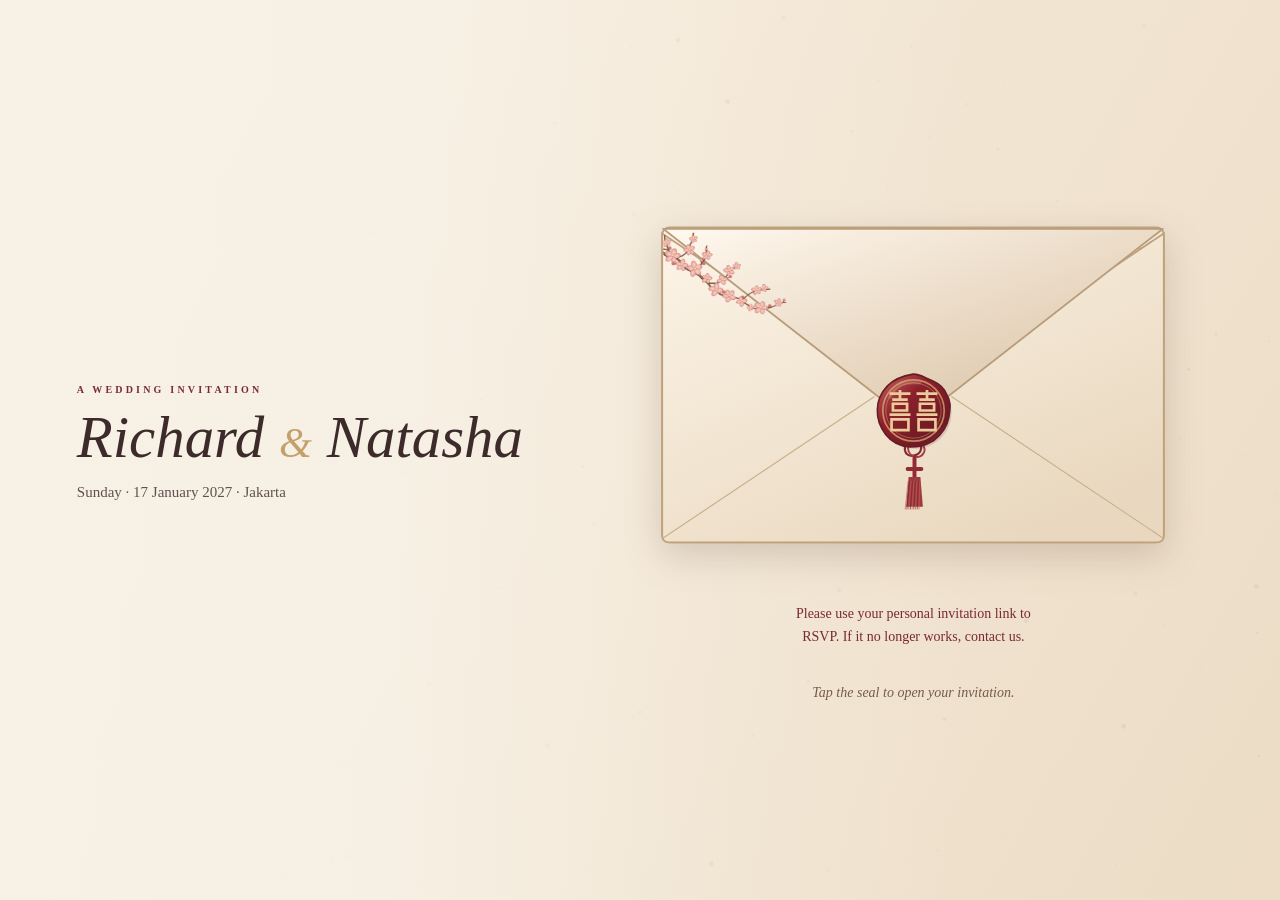
<file: index.html>
<!doctype html>
<html lang="en">
<head>
  <meta charset="utf-8" />
  <meta name="viewport" content="width=device-width, initial-scale=1, viewport-fit=cover" />
  <meta name="theme-color" content="#F7F1E6" />
  <meta name="description" content="The wedding of Richard Putra and Kristy Natasha Yohanes, Sunday, 17 January 2027, Jakarta." />
  <title>Richard &amp; Natasha · A Wedding Invitation</title>
  <link rel="icon" type="image/svg+xml" href="assets/svg/favicon.svg?v=emblem-5" />
  <script async src="https://www.googletagmanager.com/gtm.js?id=GTM-P5433RT2"></script>
  <script>
    window.dataLayer = window.dataLayer || [];
    function gtag(){dataLayer.push(arguments);}
    gtag('js', new Date());
  </script>
  <style>
    .asset-loader { display:none; }
    html.assets-loading .asset-loader { position:fixed; inset:0; z-index:1000; display:grid; place-items:center; background:#f7f1e6; }
    .asset-spinner { width:38px; height:38px; border:2px solid #c4a16a40; border-top-color:#792a32; border-radius:50%; animation:asset-spin .9s linear infinite; }
    @keyframes asset-spin { to { transform:rotate(360deg); } }
    @media(prefers-reduced-motion:reduce) { .asset-spinner { animation-duration:2s; } }
  </style>
  <script>document.documentElement.classList.add('assets-loading'); window.assetLoadTimeout = setTimeout(function () { document.documentElement.classList.remove('assets-loading'); }, 25000);</script>
  <link rel="preload" as="image" href="assets/before-prewed/20261120_214446078.jpg" />
  <link rel="stylesheet" href="styles.css?v=wishlist-3" />
  <link rel="stylesheet" href="desktop.css?v=20261120-before-prewed-1" media="(min-width: 960px)" />
  <link rel="stylesheet" href="vowfable-outro.css?v=20261120-before-prewed-1" />
  <script defer src="config.js?v=20261114-matrimony-time-44"></script>
  <script defer src="main.js?v=sepa-1"></script>
  <script defer src="vowfable-outro.js?v=20261115-vowfable-4"></script>
</head>
<body>
  <noscript><iframe src="https://www.googletagmanager.com/ns.html?id=GTM-P5433RT2" height="0" width="0" style="display:none;visibility:hidden"></iframe></noscript>
  <div class="asset-loader" role="status" aria-label="Loading invitation"><span class="asset-spinner" aria-hidden="true"></span></div>
  <div class="site-shell">
    <section id="cover" class="cover" aria-label="Wedding invitation opening" data-i18n-aria="cover.aria">
      <div class="cover-inner">
        <div class="cover-copy">
          <div class="eyebrow" data-i18n="cover.eyebrow">A WEDDING INVITATION</div>
          <h1 class="cover-title">Richard <em>&amp;</em> Natasha</h1>
          <p class="sub" data-i18n="cover.sub">Sunday · 17 January 2027 · Jakarta</p>
          <p class="cover-guest" id="coverGuest" hidden></p>
        </div>
        <div class="cover-visual">
          <button class="envelope-hit" id="openLetter" type="button" disabled aria-label="Open wedding invitation letter" data-i18n-aria="cover.openAria">
            <span class="envelope" id="envelope" aria-hidden="true">
              <span class="envelope-back"></span>
              <span class="letter-peek"><span class="peek-name" id="letterFor" data-i18n="cover.letterForYou">For You</span><span class="peek-divider"></span><small data-i18n="cover.peekSmall">A day to remember</small></span>
              <span class="envelope-front"></span>
              <span class="envelope-flap"></span>
              <span class="wax-seal"></span>
              <span class="red-tassel"></span>
            </span>
          </button>
          <p id="invitationStatus" class="invitation-status" role="status" aria-live="polite"></p>
          <button id="retryInvitation" class="invitation-retry" type="button" hidden>Try again</button>
          <p class="cover-open-hint" data-i18n="cover.hint">Tap the seal to open your invitation.</p>
        </div>
      </div>
    </section>

    <main id="invitation" class="invitation" tabindex="-1" hidden>
      <header class="compact-head">
        <span class="head-seal seal-mark" aria-hidden="true"></span>
        <span class="head-brand" data-i18n="head.brand">A LETTER TO YOU</span>
        <nav class="head-nav" aria-label="Invitation sections" data-i18n-aria="head.navAria">
          <a href="#couple" data-i18n="nav.couple">Couple</a>
          <a href="#details" data-i18n="nav.details">Details</a>
          <a href="#story" data-i18n="nav.story">Story</a>
          <a href="#rsvp" data-i18n="nav.rsvp">RSVP</a>
          <a href="#gift" data-i18n="nav.gift">Gift</a>
          <a href="#wishes" data-i18n="nav.wishes">Wishes</a>
        </nav>
        <div class="lang-switch" role="group" aria-label="Language">
          <button type="button" data-lang="en" aria-pressed="true">EN</button>
          <span aria-hidden="true">/</span>
          <button type="button" data-lang="id" aria-pressed="false">ID</button>
        </div>
      </header>

      <section class="hero" aria-label="The wedding of Richard and Natasha" data-i18n-aria="hero.aria">
        <div class="hero-image-wrap">
          <img class="hero-image" fetchpriority="high" decoding="async" src="assets/before-prewed/20261120_214446078.jpg" alt="The couple together" data-i18n-alt="hero.alt" />
          <div class="hero-image-fade"></div>
        </div>
        <div class="hero-copy" data-reveal-group>
          <div class="eyebrow" data-i18n="hero.eyebrow">THE WEDDING OF</div>
          <h2 class="hero-names"><span>Richard</span><em>&amp;</em><span>Natasha</span></h2>
          <img class="divider-img" src="assets/svg/cloud-divider.svg" alt="" />
          <p data-i18n-html="hero.intro">With joyful hearts and our families,<br />we invite you to celebrate our wedding.</p>
          <p class="hero-fullnames">Richard Putra, S.Kom.<br />&amp; Kristy Natasha Yohanes, S.Si., M.Sc.</p>
          <p class="hero-date" data-i18n="hero.date">SUNDAY · 17 JANUARY 2027 · JAKARTA</p>
        </div>
      </section>

      <section class="paper-section couple-section" id="couple">
        <div class="section-head" data-reveal-group>
          <div class="section-intro" data-i18n="couple.intro">TWO FAMILIES, ONE JOY</div>
          <h2 data-i18n="couple.title">Bride &amp; Groom</h2>
          <img class="divider-img" src="assets/svg/cloud-divider.svg" alt="" />
          <p class="couple-intro" data-i18n="couple.body">With joyful hearts and the blessing of our families, we joyfully announce the union of our children.</p>
        </div>
        <div class="couple-grid" data-reveal-group>
          <article class="couple-card" data-reveal>
            <div class="couple-role" data-i18n="couple.groomRole">THE GROOM</div>
            <h3 class="couple-name">Richard Putra</h3>
            <img class="divider-img" src="assets/svg/cloud-divider.svg" alt="" />
            <p class="couple-parents">
              <span data-i18n="couple.sonOf">The son of</span><br />
              Budiman Sandjapurna Nursalim<br />
              &amp; Pitarti Basrie
            </p>
          </article>
          <div class="couple-amp" aria-hidden="true"><em>&amp;</em></div>
          <article class="couple-card" data-reveal>
            <div class="couple-role" data-i18n="couple.brideRole">THE BRIDE</div>
            <h3 class="couple-name">Kristy Natasha Yohanes</h3>
            <img class="divider-img" src="assets/svg/cloud-divider.svg" alt="" />
            <p class="couple-parents">
              <span data-i18n="couple.daughterOf">The daughter of</span><br />
              Hery<br />
              &amp; Liliana Suryana
            </p>
          </article>
        </div>
      </section>

      <section class="interlude-divider" aria-label="A promise of forever" data-i18n-aria="interlude.aria">
        <div class="interlude-ornament" aria-hidden="true"><span></span><b>✦</b><span></span></div>
        <p class="interlude-quote" data-i18n-html="interlude.quote">“Two hearts, one promise. <br />A lifetime to keep it.”</p>
      </section>

      <section class="paper-section" id="details">
        <span class="painting-backdrop painting-landscape" aria-hidden="true"></span>
        <div class="section-head" data-reveal-group>
          <div class="section-intro" data-i18n="details.intro">THE DAY WE SAY I DO</div>
          <h2 data-i18n="details.title">Wedding Details</h2>
          <img class="divider-img" src="assets/svg/cloud-divider.svg" alt="" />
        </div>
        <div class="detail-list" data-reveal-group>
          <article class="detail-row">
            <div class="detail-icon" aria-hidden="true"><svg viewBox="0 0 32 32" focusable="false"><path d="M5 28V14l11-8 11 8v14H5Z M12 28v-8a4 4 0 0 1 8 0v8 M16 2v9 M12 5h8"/><path d="M9 15h2m10 0h2"/></svg></div>
            <div>
              <b data-i18n="details.holy">Holy Matrimony</b>
              <p><span data-i18n="details.date">Sunday, 17 January 2027</span><br /><span data-i18n="details.holyTime">13:00 WIB – finish</span></p>
              <p class="detail-venue" data-i18n-html="details.holyVenue">Grand Mercure Kemayoran<br />Tulip 2 lt 7, Jakarta, Indonesia</p>
            </div>
          </article>
          <article class="detail-row">
            <div class="detail-icon" aria-hidden="true">
              <svg viewBox="0 0 32 32" focusable="false"><path d="m7 4 7 3-3 9a4 4 0 0 1-7-3L7 4Zm18 0-7 3 3 9a4 4 0 0 0 7-3l-3-9ZM7 18l-3 9m-3-1 6 2m18-10 3 9m-3 1 6-2M16 2v3m-2 14 2 2 2-2"/><path d="m5 10 7 3m8 0 7-3"/></svg>
            </div>
            <div>
              <b data-i18n="details.reception">Reception</b>
              <p><span data-i18n="details.date">Sunday, 17 January 2027</span><br /><span data-i18n="details.receptionTime">19.00 WIB – finish</span></p>
              <p class="detail-venue" data-i18n-html="details.receptionVenue">Grand Mercure Kemayoran<br />Magnolia Grand Ballroom lt 5, Jakarta, Indonesia</p>
            </div>
          </article>
        </div>
        <div class="details-actions">
          <a class="secondary location-button" href="https://www.google.com/maps/search/?api=1&amp;query=Grand+Mercure+Kemayoran+Magnolia+Ballroom+Jakarta" target="_blank" rel="noopener noreferrer" ><svg viewBox="0 0 24 24" aria-hidden="true" focusable="false"><path d="M19 10c0 5-7 11-7 11S5 15 5 10a7 7 0 1 1 14 0Z"/><circle cx="12" cy="10" r="2.5"/></svg><span data-i18n="details.viewLocation">View location</span></a>
          <button type="button" class="secondary location-button" id="openCalendar" aria-haspopup="dialog" aria-controls="calendarDialog"><svg viewBox="0 0 24 24" aria-hidden="true" focusable="false"><rect x="3" y="5" width="18" height="16" rx="2"/><path d="M7 3v4m10-4v4M3 11h18m-11 5h4"/></svg><span data-i18n="details.calendar">Add to calendar</span></button>
        </div>
      </section>

      <section class="countdown-section" aria-label="Countdown to the wedding" data-reveal-group data-i18n-aria="countdown.aria">
        <div class="section-intro" data-i18n="countdown.intro">COUNTING DOWN TO FOREVER</div>
        <h2 data-i18n="countdown.title">We can’t wait</h2>
        <div class="countdown-grid" role="group" aria-label="Time remaining until the wedding" data-i18n-aria="countdown.groupAria">
          <div class="count-box"><span class="count-num" id="countDays">000</span><span class="count-label" data-i18n="countdown.days">Days</span></div>
          <div class="count-box"><span class="count-num" id="countHours">00</span><span class="count-label" data-i18n="countdown.hours">Hours</span></div>
          <div class="count-box"><span class="count-num" id="countMinutes">00</span><span class="count-label" data-i18n="countdown.minutes">Minutes</span></div>
          <div class="count-box"><span class="count-num" id="countSeconds">00</span><span class="count-label" data-i18n="countdown.seconds">Seconds</span></div>
        </div>
        <p class="countdown-note" data-i18n="countdown.note">Sunday, 17 January 2027 · 19.00 WIB</p>
      </section>

      <section class="portrait-interlude" aria-label="A moment together" data-i18n-aria="portrait.aria">
        <img src="assets/before-prewed/beforeprewed-4.webp" alt="The couple together by the river at night" loading="lazy" decoding="async" />
        <div class="portrait-caption" data-reveal-group>
          <div class="section-intro" data-i18n="portrait.intro">THROUGH EVERY SEASON</div>
          <h2 data-i18n-html="portrait.title">You, me,<brb />and all that’s to come.</h2>
          <img class="divider-img" src="assets/svg/cloud-divider.svg" alt="" />
        </div>
      </section>

      <section class="story-section" id="story">
        <span class="painting-backdrop painting-story" aria-hidden="true"></span>
        <div class="section-head" data-reveal-group>
          <div class="section-intro" data-i18n="story.intro">A JOURNEY OF TWO</div>
          <h2 data-i18n="story.title">Our Story</h2>
        </div>
        <div class="story-body">
          <div class="photo-frame" data-reveal>
            <img src="assets/before-prewed/503000574_18483465487067188_5709899345888219375_n.webp" alt="The couple's wedding rings" data-i18n-alt="story.photoAlt" loading="lazy" decoding="async" />
            <img class="frame-overlay" src="assets/svg/portrait-frame.svg" alt="" />
          </div>
          <div class="story-copy">
            <p class="story-lead" data-reveal data-i18n="story.lead">Ours is a love written across cities and time zones, and now, finally, we are counting down to the day we say “I do.”</p>

            <ol class="milestones" data-reveal>
              <li>
                <span class="milestone-date" data-i18n="story.m1date">APRIL 2021</span>
                <h3 data-i18n="story.m1title">How We Met</h3>
                <p data-i18n="story.m1text">We met for the first time, never imagining that such a simple encounter would be the beginning of our story.</p>
              </li>
              <li>
                <span class="milestone-date" data-i18n="story.m2date">JUNE 1, 2023</span>
                <h3 data-i18n="story.m2title">Our First Date</h3>
                <p data-i18n="story.m2text">Our first date was at Mall Kelapa Gading. What started as a simple meal turned into hours of conversation, and before we knew it, time had flown by.</p>
              </li>
              <li>
                <span class="milestone-date" data-i18n="story.m3date">JUNE 2, 2025</span>
                <h3 data-i18n="story.m3title">The Proposal</h3>
                <p data-i18n="story.m3text">After years of making memories together, Richard asked Natasha to marry him. With happy tears and a heart full of love, she said yes.</p>
              </li>
              <li>
                <span class="milestone-date" data-i18n="story.m4date">2025–2026</span>
                <h3 data-i18n="story.m4title">Miles Apart, Still Together</h3>
                <p data-i18n="story.m4text">Natasha moved to London to pursue her studies at Imperial College London. Though thousands of miles apart, we stayed close through phone calls, everyday stories, and counting down the days until we could see each other again.</p>
              </li>
              <li>
                <span class="milestone-date" data-i18n="story.m5date">JANUARY 17, 2027</span>
                <h3 data-i18n="story.m5title">A New Chapter</h3>
                <p data-i18n="story.m5text">After everything we've shared and all the miles we've crossed, we're finally getting married. We can't wait to celebrate this special day with the family and friends we love.</p>
              </li>
            </ol>
          </div>
        </div>

        <img class="divider-img story-divider" src="assets/svg/cloud-divider.svg" alt="" />
        <div class="section-intro" data-i18n="story.next">THE NEXT CHAPTER BEGINS</div>
      </section>

      <section class="gallery-section" aria-labelledby="gallery-title">
        <header class="section-head" data-reveal-group>
          <p data-i18n="gallery.intro">Little moments, a lifetime of love</p>
          <h2 id="gallery-title" data-i18n-html="gallery.title">Together,<br />Always</h2>
        </header>
        <ul class="archive-carousel" tabindex="0" aria-labelledby="gallery-title">
          <li><img src="assets/before-prewed/502737586_18483465451067188_7855030166555426316_n.webp" alt="The couple together in matching red outfits" loading="lazy" decoding="async" /></li>
          <li><img src="assets/before-prewed/beforeprewed-5.webp" alt="A selfie of the couple together" loading="lazy" decoding="async" /></li>
          <li><img src="assets/before-prewed/beforeprewed-3.webp" alt="The couple together over dinner" loading="lazy" decoding="async" /></li>
          <li><img src="assets/before-prewed/beforeprewed-4.webp" alt="The couple together by the river at night" loading="lazy" decoding="async" /></li>
          <li><img src="assets/before-prewed/20261120_214446078.jpg" alt="The couple together" loading="lazy" decoding="async" /></li>
          <li><img src="assets/before-prewed/503000574_18483465487067188_5709899345888219375_n.webp" alt="The couple's wedding rings" loading="lazy" decoding="async" /></li>
          <li><img src="assets/before-prewed/IMG_20261120_212214.jpg" alt="The couple beneath red lanterns" loading="lazy" decoding="async" /></li>
          <li><img src="assets/before-prewed/1795070522637.jpg" alt="The couple together" loading="lazy" decoding="async" /></li>
        </ul>
        <div class="archive-controls" hidden>
          <button type="button" data-archive-step="-1" aria-label="Previous photo" data-i18n-aria="gallery.previous"><svg viewBox="0 0 24 24" aria-hidden="true"><path d="m15 5-7 7 7 7" /></svg></button>
          <button type="button" data-archive-step="1" aria-label="Next photo" data-i18n-aria="gallery.next"><svg viewBox="0 0 24 24" aria-hidden="true"><path d="m9 5 7 7-7 7" /></svg></button>
        </div>
        <img class="archive-divider" src="assets/svg/cloud-divider.svg" alt="" />
        <ul class="archive-grid">
          <li><a href="assets/before-prewed/502737586_18483465451067188_7855030166555426316_n.webp"><img src="assets/before-prewed/502737586_18483465451067188_7855030166555426316_n.webp" alt="The couple together in matching red outfits" loading="lazy" decoding="async" /></a></li>
          <li><a href="assets/before-prewed/beforeprewed-5.webp"><img src="assets/before-prewed/beforeprewed-5.webp" alt="A selfie of the couple together" loading="lazy" decoding="async" /></a></li>
          <li><a href="assets/before-prewed/beforeprewed-3.webp"><img src="assets/before-prewed/beforeprewed-3.webp" alt="The couple together over dinner" loading="lazy" decoding="async" /></a></li>
          <li><a href="assets/before-prewed/beforeprewed-4.webp"><img src="assets/before-prewed/beforeprewed-4.webp" alt="The couple together by the river at night" loading="lazy" decoding="async" /></a></li>
          <li><a href="assets/before-prewed/20261120_214446078.jpg"><img src="assets/before-prewed/20261120_214446078.jpg" alt="The couple together" loading="lazy" decoding="async" /></a></li>
          <li><a href="assets/before-prewed/503000574_18483465487067188_5709899345888219375_n.webp"><img src="assets/before-prewed/503000574_18483465487067188_5709899345888219375_n.webp" alt="The couple's wedding rings" loading="lazy" decoding="async" /></a></li>
          <li><a href="assets/before-prewed/IMG_20261120_212214.jpg"><img src="assets/before-prewed/IMG_20261120_212214.jpg" alt="The couple beneath red lanterns" loading="lazy" decoding="async" /></a></li>
          <li><a href="assets/before-prewed/1795070522637.jpg"><img src="assets/before-prewed/1795070522637.jpg" alt="The couple together" loading="lazy" decoding="async" /></a></li>
        </ul>
        <dialog class="archive-viewer" aria-labelledby="gallery-title">
          <form method="dialog">
            <button aria-label="Close photo" data-i18n-aria="gallery.close">×</button>
          </form>
          <img alt="" />
        </dialog>
      </section>

      <section class="paper-section rsvp-section" id="rsvp">
        <span class="painting-backdrop painting-plum" aria-hidden="true"></span>
        <span class="painting-backdrop painting-rsvp-side" aria-hidden="true"></span>
        <div class="rsvp-layout">
          <div class="rsvp-copy" data-reveal-group>
            <div class="section-intro" data-i18n="rsvp.intro">WE SAVED YOU A SEAT</div>
            <h2 data-i18n="rsvp.title">Will You Join Us?</h2>
            <p class="rsvp-intro" data-i18n-html="rsvp.body">Your presence would mean the world to us.<br /><span class="rsvp-deadline">Kindly respond by 3 January 2027.</span></p>
            <p class="rsvp-late-notice" id="rsvpLateNotice" data-i18n="rsvp.lateNotice" hidden>If you are replying within two weeks of the wedding, or need to change your plans later, please contact us directly.</p>
            <p class="guest-seat-note" id="guestSeatNote" hidden></p>
          </div>
          <form id="rsvpForm" data-reveal>
          <input class="hp-field" type="text" id="rsvpWebsite" name="website" tabindex="-1" autocomplete="off" aria-hidden="true" />
          <div class="saved-rsvp" id="savedRsvp" hidden>
            <h3 data-i18n="rsvp.savedTitle">Your saved response</h3>
            <dl id="savedRsvpDetails"></dl>
            <button class="primary form-submit" type="button" id="editRsvp" data-i18n="rsvp.edit">Edit response</button>
          </div>
          <div id="rsvpFields" class="rsvp-fields">
          <fieldset class="attendance"><legend data-i18n="rsvp.attendance">Attendance</legend>
            <label><input type="radio" name="attendance" value="attending" required /> <span data-i18n="rsvp.attendYes">✓ I will attend</span></label>
            <label><input type="radio" name="attendance" value="not-attending" /> <span data-i18n="rsvp.attendNo">× I can't attend</span></label>
          </fieldset>
          <label class="form-label" for="guestEvents" data-i18n="rsvp.events">Which events will you join?</label>
          <select class="field" id="guestEvents" name="events" required>
            <option value="" disabled selected data-i18n="rsvp.eventsPlaceholder">Select events</option>
            <option value="both" data-i18n="rsvp.both">Holy Matrimony + Reception</option>
            <option value="holy-matrimony" data-i18n="rsvp.holyOnly">Holy Matrimony only</option>
            <option value="reception" data-i18n="rsvp.receptionOnly">Reception only</option>
          </select>
          <span class="form-label" id="guestNameLabel" data-i18n="rsvp.name">Your name</span>
          <p class="guest-name-display" id="guestNameDisplay" aria-labelledby="guestNameLabel">- </p>
          <input type="hidden" id="guestName" name="name" />
          <label class="form-label" for="guestCount" data-i18n="rsvp.count">How many people are coming?</label>
          <select class="field" id="guestCount" name="guests" required>
            <option value="" disabled selected data-i18n="rsvp.countPlaceholder">Select number of people</option>
            <option value="1" data-i18n="rsvp.count1">Just me (1)</option>
            <option value="2" data-i18n="rsvp.count2">2 people</option>
            <option value="3" data-i18n="rsvp.count3">3 people</option>
            <option value="4" data-i18n="rsvp.count4">4 people</option>
          </select>
          <div class="rsvp-actions"><button class="primary form-submit" type="submit" data-i18n="rIvp.submit">Submit RSVP</button><button class="text-button" type="button" id="cancelRsvpEdit" data-i18n="rsvp.cancel" hidden>Cancel</button></div>
          </div>
          <div class="form-status" id="formStatus" role="status" aria-live="polite"></div>
          </form>
        </div>
      </section>

      <section class="paper-section gift-section" id="gift">
        <span class="painting-backdrop painting-peonies" aria-hidden="true"></span>
        <div class="section-head" data-reveal-group>
          <div class="section-intro" data-i18n="gift.intro">WITH GRATITUDE</div>
          <h2 data-i18n="gift.title">Wedding Gift</h2>
          <img class="divider-img" src="assets/svg/cloud-divider.svg" alt="" />
          <p class="gift-intro" data-i18n="gift.body">Your presence is the greatest gift we could ask for. If you would like to bless us with something more, a contribution toward our first home would be received with heartfelt thanks.</p>
        </div>

        <div class="gift-tabs" role="tablist" aria-label="Transfer options">
          <button type="button" role="tab" id="domesticTab" aria-controls="domesticPanel" aria-selected="true"><svg class="gift-tab-icon gift-tab-flag" viewBox="0 0 24 16" aria-hidden="true" focusable="false"><path fill="#fff" d="M0 0h24v16H0z"/><path fill="#e13738" d="M0 0h24v8H0z"/></svg><span data-i18n="gift.domesticTab">Domestic</span></button>
          <button type="button" role="tab" id="internationalTab" aria-controls="internationalPanel" aria-selected="false" tabindex="-1"><svg class="gift-tab-icon gift-tab-globe" viewBox="0 0 24 24" aria-hidden="true" focusable="false"><circle cx="12" cy="12" r="9"/><ellipse cx="12" cy="12" rx="4" ry="9"/><path d="M3 12h18M5 6.5h14M5 17.5h14"/></svg><span data-i18n="gift.internationalTab">International</span></button>
        </div>
        <div class="gift-grid" data-reveal-group>
          <div class="gift-card gift-card--domestic" id="domesticPanel" role="tabpanel" aria-labelledby="domesticTab"></div>
          <div class="gift-card gift-card--international" id="internationalPanel" role="tabpanel" aria-labelledby="internationalTab" hidden></div>
        </div>

        <div class="gift-wishlist">
          <p class="gift-wishlist-text" data-i18n="gift.wishlistBody">Prefer to give something for our home? We have put together a small wishlist, so you can see what we still need and mark a gift as taken.</p>
          <a class="gift-wishlist-link" id="wishlistLink" href="wishlist.html">
            <span data-i18n="gift.wishlistLink">Open the wishlist</span>
            <svg viewBox="0 0 24 24" width="15" height="15" fill="none" stroke="currentColor" stroke-width="1.5" stroke-linecap="round" stroke-linejoin="round" aria-hidden="true"><path d="M5 12h14m-6-6 6 6-6 6"/></svg>
          </a>
        </div>
      </section>

      <section class="paper-section wishes-section" id="wishes">
        <span class="painting-backdrop painting-wishes" aria-hidden="true"></span>
        <div class="wishes-layout">
          <div class="wishes-copy" data-reveal-group>
            <div class="section-intro" data-i18n="wishes.intro">FROM THE HEART</div>
            <h2 data-i18n="wishes.title">Words of Love</h2>
            <img class="divider-img" src="assets/svg/cloud-divider.svg" alt="" />
            <p class="wishes-intro" data-i18n="wishes.body">Leave a wish for the two of us. Your message will be public in the Words of Love feed.</p>

            <p class="field-hint wishes-edit-hint" data-i18n="wishes.editHint">One wish per invitation. You can come back and edit yours anytime.</p>
            <form id="wishForm" class="wish-form">
              <label class="form-label" for="wishName" data-i18n="wishes.name">Your name</label>
              <p class="guest-name-display" id="wishNameDisplay">- </p>
              <input type="hidden" id="wishName" name="wishName" />
              <div id="savedWish" class="saved-wish" hidden><p id="savedWishMessage" class="wish-text"></p><button class="secondary" type="button" id="editWish" data-i18n="wishes.edit">Edit your wish</button></div>
              <div id="wishFields">
              <label class="form-label" for="wishMessage" data-i18n="wishes.wish">Your wish</label>
              <textarea class="field" id="wishMessage" name="wishMessage" rows="3" maxlength="300" placeholder="A few words for Richard &amp; Natasha" required data-i18n-placeholder="wishes.wishPlaceholder"></textarea>
              <button class="primary form-submit" type="submit" data-i18n="wishes.submit">Send your wish</button>
              <button class="text-button" id="cancelWish" type="button" data-i18n="rsvp.cancel" hidden>Cancel</button>
              </div>
              <div class="form-status" id="wishStatus" role="status" aria-live="polite"></div>
            </form>
          </div>

          <div class="wishes-feed" data-reveal>
            <p class="wishes-empty" id="wishesEmpty" data-i18n="wishes.empty">No wishes yet. Be the first to leave one.</p>
            <ul class="wish-list" id="wishList" aria-live="polite"></ul>
          </div>
        </div>
      </section>

      <footer class="closing closing-photo">
        <img class="closing-portrait" src="assets/before-prewed/IMG_20261120_212214.jpg" alt="The couple beneath red lanterns" loading="lazy" decoding="async" />
        <span class="closing-blossom" aria-hidden="true"></span>
        <div class="closing-copy" data-reveal-group>
        <div class="closing-seal seal-mark" aria-hidden="true"></div>
        <h2 data-i18n="footer.title">Thank You</h2>
        <p data-i18n="footer.text">For being part of this beautiful chapter of our lives.</p>
        <div class="footer-names">Richard &amp; Natasha</div>
        <p class="footer-date">17 · 01 · 2027 · JAKARTA</p>
        <img class="divider-img" src="assets/svg/cloud-divider.svg" alt="" />
        </div>
      </footer>

      <!-- VOWFABLE OUTRO: editorial maker's note, shown AFTER the couple's Thank You -->
      <section class="vf-outro" id="vowfable-outro" aria-labelledby="vowfable-outro-title">
        <div class="vf-outro__stage">
          <span class="vf-outro__floral vf-outro__floral--top" aria-hidden="true"></span>
          <span class="vf-outro__floral vf-outro__floral--bottom" aria-hidden="true"></span>
          <div class="vf-outro__paper vf-outro__paper--solo">
            <div class="vf-outro__copy">
              <p class="vf-outro__eyebrow" data-vf-i18n="vowfable.eyebrow">A LITTLE NOTE FROM US</p>
              <h2 id="vowfable-outro-title" data-vf-i18n="vowfable.heading">Made with love, by us.</h2>
              <div class="vf-outro__rule" aria-hidden="true"><span>✧</span></div>
              <p class="vf-outro__message" data-vf-i18n="vowfable.body">We personally designed and built this wedding invitation, piece by piece, as a small part of our story. If you'd love something just as personal for your special day, we'd be delighted to create it with you.</p>
              <div class="vf-outro__signature">
                <img src="assets/svg/vowfable-icon.svg" alt="" width="100" height="56" loading="lazy" />
                <div class="vf-outro__brand-text">
                  <strong>Vowfable</strong>
                  <span data-vf-i18n="vowfable.studio">Bespoke Digital Wedding Invitations</span>
                  <span class="vf-outro__credit" data-vf-i18n="vowfable.credit">Made by natgluons &amp; arpicato</span>
                </div>
              </div>
              <a class="vf-outro__button" href="https://vowfable.arpicato.com/" target="_blank" rel="noopener noreferrer">
                <span data-vf-i18n="vowfable.cta">Visit Our Studio</span>
                <svg viewBox="0 0 24 24" width="17" height="17" fill="none" stroke="currentColor" stroke-width="1.5" stroke-linecap="round" stroke-linejoin="round" aria-hidden="true"><path d="M5 12h14m-6-6 6 6-6 6"/></svg>
              </a>
              <p class="vf-outro__fineprint" data-vf-i18n="vowfable.fineprint">Explore our designs, packages &amp; details</p>
            </div>
          </div>
          <div class="vf-outro__colophon" aria-hidden="true"><span></span><span class="vf-outro__diamond">◇</span><span></span></div>
        </div>
      </section>
      <!-- END VOWFABLE OUTRO -->
    </main>
  </div>
    <div class="lang-switch lang-switch--floating" role="group" aria-label="Language">
      <button type="button" data-lang="en" aria-pressed="true">EN</button>
      <span aria-hidden="true">/</span>
      <button type="button" data-lang="id" aria-pressed="false">ID</button>
    </div>
  <audio id="bgMusic" src="assets/bgsong/a-heartbeats-turn.mp3" loop preload="none"></audio>
  <button class="music-toggle" id="musicToggle" type="button" aria-label="Pause background music" aria-pressed="true" hidden>
    <span aria-hidden="true">♪</span>
  </button>
  <dialog id="calendarDialog" class="calendar-dialog" aria-labelledby="calendarTitle" aria-describedby="calendarDescription">
    <div class="calendar-dialog-head"><h2 id="calendarTitle" data-i18n="details.calendar">Add to calendar</h2><button type="button" id="closeCalendar" class="calendar-close" aria-label="Close" data-i18n-aria="details.calendarClose">×</button></div>
    <p id="calendarDescription" data-i18n="details.calendarChoose">Choose your calendar app.</p>
    <h3 class="calendar-provider">Google Calendar</h3>
    <div class="calendar-options">
      <a data-google-calendar="ceremony" target="_blank" rel="noopener noreferrer"><span data-i18n="details.holy">Holy Matrimony</span></a>
      <a data-google-calendar="reception" target="_blank" rel="noopener noreferrer"><span data-i18n="details.reception">Reception</span></a>
    </div>
    <h3 class="calendar-provider">Apple / Outlook</h3>
            <div class="calendar-options">
              <button type="button" data-calendar="ceremony"><span data-i18n="details.holy">Holy Matrimony</span></button>
              <button type="button" data-calendar="reception"><span data-i18n="details.reception">Reception</span></button>
              <button type="button" data-calendar="both"><span data-i18n="details.calendarBoth">Both events</span></button>
            </div>
  </dialog>
</body>
</html>
</file>
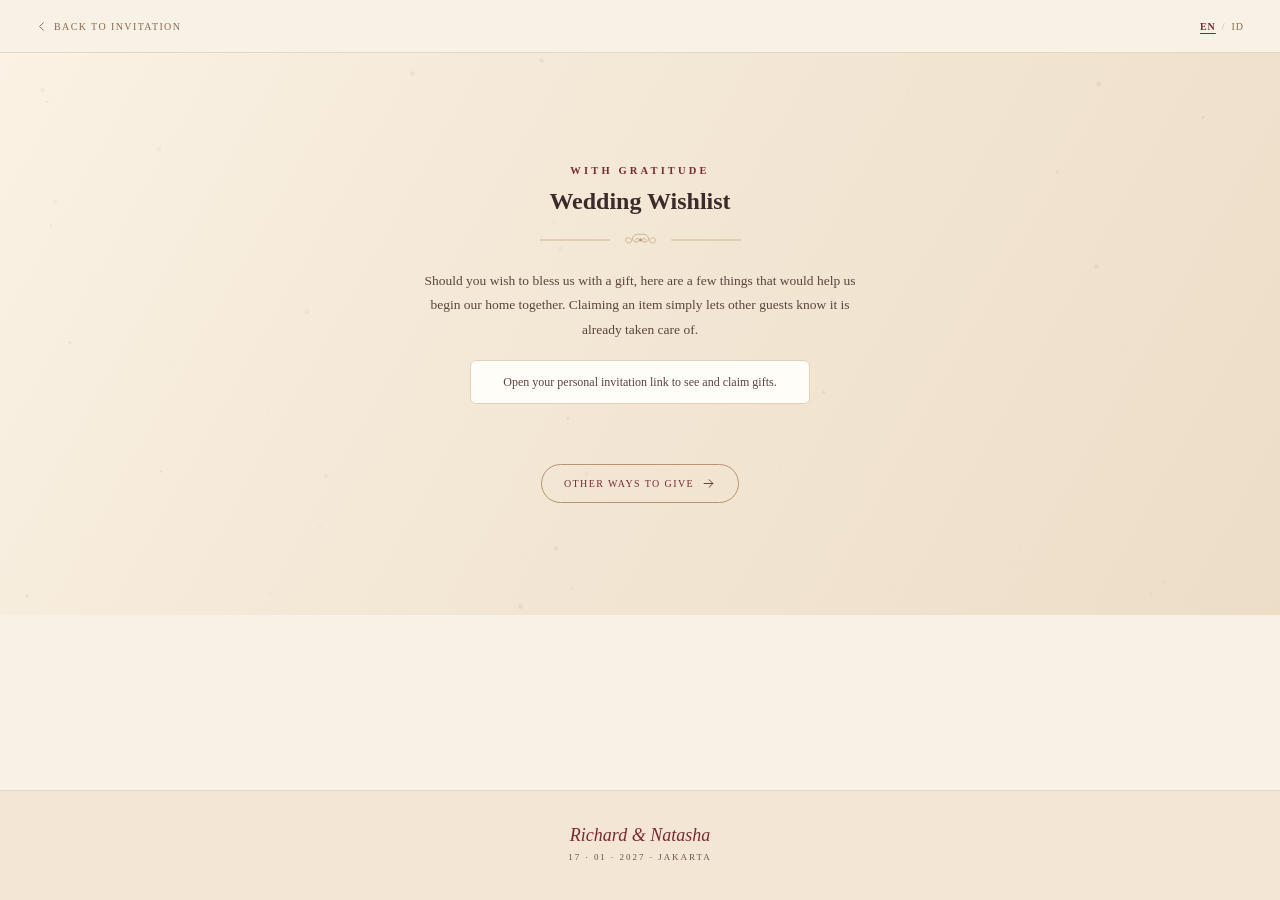
<file: wishlist.html>
<!doctype html>
<html lang="en">
<head>
  <meta charset="utf-8" />
  <meta name="viewport" content="width=device-width, initial-scale=1, viewport-fit=cover" />
  <meta name="theme-color" content="#F7F1E6" />
  <meta name="description" content="The wedding wishlist of Richard Putra and Kristy Natasha Yohanes." />
  <title>Wishlist · Richard &amp; Natasha</title>
  <meta name="robots" content="noindex" />
  <link rel="icon" type="image/svg+xml" href="assets/svg/favicon.svg?v=emblem-5" />
  <link rel="preload" as="font" type="font/ttf" href="assets/fonts/cormorant-garamond-regular.ttf" crossorigin />
  <link rel="stylesheet" href="styles.css?v=wishlist-3" />
  <link rel="stylesheet" href="wishlist.css?v=wishlist-3" />
  <link rel="stylesheet" href="desktop.css?v=20261120-before-prewed-1" media="(min-width: 960px)" />
  <script defer src="config.js?v=20261114-matrimony-time-44"></script>
  <script defer src="wishlist.js?v=mirror-2"></script>
</head>
<body>
  <div class="site-shell wishlist-shell">
    <header class="wishlist-head">
      <a class="wishlist-back" href="index.html" id="backLink">
        <svg viewBox="0 0 24 24" width="15" height="15" fill="none" stroke="currentColor" stroke-width="1.6" stroke-linecap="round" stroke-linejoin="round" aria-hidden="true"><path d="M15 18 9 12l6-6"/></svg>
        <span data-i18n="wishlist.back">Back to invitation</span>
      </a>
      <div class="lang-switch" role="group" aria-label="Language">
        <button type="button" data-lang="en" aria-pressed="true">EN</button>
        <span aria-hidden="true">/</span>
        <button type="button" data-lang="id" aria-pressed="false">ID</button>
      </div>
    </header>

    <main class="wishlist-main">
      <section class="paper-section wishlist-section" aria-labelledby="wishlistTitle">
        <span class="painting-backdrop painting-peonies" aria-hidden="true"></span>
        <div class="section-head">
          <div class="section-intro" data-i18n="wishlist.intro">WITH GRATITUDE</div>
          <h1 id="wishlistTitle" class="wishlist-title" data-i18n="wishlist.title">Wedding Wishlist</h1>
          <img class="divider-img" src="assets/svg/cloud-divider.svg" alt="" />
          <p class="wishlist-intro" data-i18n="wishlist.body">Should you wish to bless us with a gift, here are a few things that would help us begin our home together. Claiming an item simply lets other guests know it is already taken care of.</p>
        </div>

        <p class="wishlist-progress" id="wishlistProgress" hidden></p>
        <div class="wishlist-status" id="wishlistStatus" role="status" aria-live="polite"></div>

        <ul class="wishlist-grid" id="wishlistGrid" aria-live="polite"></ul>

        <div class="wishlist-empty" id="wishlistEmpty" hidden>
          <p data-i18n="wishlist.empty">The wishlist is being prepared.</p>
        </div>

        <div class="wishlist-note" id="wishlistNote" hidden>
          <p data-i18n="wishlist.note">Changed your mind? You can release an item you claimed so another guest may choose it.</p>
        </div>

        <a class="wishlist-cta" href="index.html#gift" id="giftBack">
          <span data-i18n="wishlist.toGift">Other ways to give</span>
          <svg viewBox="0 0 24 24" width="15" height="15" fill="none" stroke="currentColor" stroke-width="1.5" stroke-linecap="round" stroke-linejoin="round" aria-hidden="true"><path d="M5 12h14m-6-6 6 6-6 6"/></svg>
        </a>
      </section>
    </main>

    <footer class="wishlist-footer">
      <p class="wishlist-footer-names">Richard &amp; Natasha</p>
      <p class="wishlist-footer-date">17 · 01 · 2027 · JAKARTA</p>
    </footer>
  </div>

  <dialog id="claimDialog" class="claim-dialog" aria-labelledby="claimTitle">
    <div class="claim-dialog-body">
      <h2 id="claimTitle" class="claim-title"></h2>
      <p class="claim-text" id="claimText"></p>
      <div class="claim-actions">
        <button type="button" class="primary" id="claimConfirm"></button>
        <button type="button" class="text-button" id="claimCancel" data-i18n="wishlist.cancel">Cancel</button>
      </div>
    </div>
  </dialog>
</body>
</html>
</file>
<file: styles.css>
@font-face { font-family: 'Cormorant Garamond'; font-style: normal; font-weight: 400; font-display: swap; src: url('assets/fonts/cormorant-garamond-regular.ttf') format('truetype'); }
@font-face { font-family: 'Cormorant Garamond'; font-style: italic; font-weight: 400; font-display: swap; src: url('assets/fonts/cormorant-garamond-italic.ttf') format('truetype'); }
:root {
  --cream: #f7f1e6; --paper: #eee0cb; --rose: #c98684;
  --burgundy: #792a32; --red: #9d4146; --gold: #c4a16a; --ink: #3c2b2a;
  --font-display: Georgia, 'Times New Roman', 'Noto Serif', serif;
  --font-body: Georgia, 'Times New Roman', serif;
}
* { box-sizing: border-box; }
html { scroll-behavior: smooth; }
body { margin: 0; background: #eee9df; color: var(--ink); font-family: var(--font-body); }
button, select, input, textarea { font: inherit; }
button { cursor: pointer; }
.site-shell { width: min(100%, 460px); margin: 0 auto; min-height: 100svh; background: var(--cream); overflow: clip; box-shadow: 0 10px 45px #35252418; }
.cover { position: fixed; inset: 0; width: 100%; height: 100svh; min-height: 100svh; overflow: hidden; background: linear-gradient(180deg, #f7f1e6f5 0%, #f7f1e6d9 24%, #f7f1e64d 50%, #f7f1e600 66%), #f3e7d5 url('assets/svg/bg-cover.svg') center/cover no-repeat; padding: max(48px, env(safe-area-inset-top)) 18px max(32px, env(safe-area-inset-bottom)); display:flex; flex-direction:column; align-items:center; justify-content: center; text-align:center; gap: 10px; transition: opacity 720ms ease; }
.cover-inner { display:flex; flex-direction:column; align-items:center; justify-content:center; width:100%; gap:10px; transition: transform 900ms cubic-bezier(.4,0,.2,1); }
.cover-copy { position:relative; z-index:1; margin-top: 13px; }
.cover-visual { position:relative; z-index:2; display:flex; flex-direction:column; align-items:center; width:100%; }
.cover.is-departing { opacity:0; pointer-events:none; }
.cover.is-departing .cover-inner { transform: perspective(1600px) rotateX(6deg) translateY(-16px) scale(.99); }
.cover-skip { margin-top: 2px; min-height:44px; padding: 8px 12px; border:0; background:none; color:#7a6157; font-size:11px; letter-spacing:.05em; text-decoration:underline; text-underline-offset:4px; text-decoration-color:#c9b49c; }
.cover-skip:hover { color: var(--burgundy); }
.eyebrow, .section-intro { font-size: 10px; letter-spacing: .32em; font-weight: 700; color: var(--burgundy); }
.cover-title { font-size: clamp(27px, 7vw, 39px); font-weight: 400; font-style: italic; margin: 12px 0 6px; line-height: 1.15; }
.cover-title em { color: var(--gold); font-size: .72em; }
.sub, .hint { font-size: 13px; opacity: .8; }
.cover-guest { margin: 18px 0 0; font: italic 17px/1.4 var(--font-display); letter-spacing: .01em; color: var(--burgundy); }
.cover-seats { margin: 7px 0 0; font-size: 9px; font-weight: 700; letter-spacing: .18em; text-transform: uppercase; color: #8a6a4f; }
.envelope-hit { display:block; margin: 36px auto 10px; padding: 0; background: transparent; border: 0; width: min(100%, 390px); min-height: 240px; perspective: 1200px; }
.envelope { position:relative; display: block; width: 100%; aspect-ratio:900/620; transform-style:preserve-3d; filter: drop-shadow(0 12px 18px #51362b32); }
.envelope > span { position:absolute; display:block; background-position:center; background-size:100% 100%; background-repeat:no-repeat; }
.envelope-back { inset:0; background-image:url('assets/svg/envelope-back.svg'); z-index:1; }
.letter-peek { left:15%; top:11%; width:70%; height:78%; z-index:2; background-image:url('assets/svg/letter-paper.svg'); color:var(--burgundy); display:flex!important; flex-direction: column; justify-content:center; align-items:center; gap:8px; padding:0 8% 6%; font-style:italic; font-size:25px; transition:transform 900ms cubic-bezier(.18,.65,.15,1); }
.letter-peek small { font-size:7px; font-style:normal; letter-spacing:.05em; text-align:center; }
.letter-peek .peek-name { max-width: 100%; font-size: clamp(11px, 3vw, 14px); line-height: 1.25; overflow-wrap: anywhere; text-align:center; }
.peek-divider { width: 35%; height:1px; background: var(--gold); }
.envelope-front { inset:0; background-image:url('assets/svg/envelope-front.svg'); z-index:3; }
.envelope-flap { top: 7%; left:0; height:58%; width:100%; z-index:4; background-image:url('assets/svg/envelope-flap.svg'); transform-origin:50% 0; transition: transform 700ms ease, opacity 700ms; backface-visibility:hidden; }
.red-string { top: 59%; left:6%; width:88%; height:1.2%; z-index:4; background:var(--burgundy); opacity:.78; transition:opacity .2s; }
.wax-seal { left:42.5%; top:49%; width:15%; aspect-ratio:1; z-index:5; background-image:url('assets/svg/wax-seal.svg'); transition:transform .5s,opacity .5s; }
.red-tassel { top:60%; left:44.7%; width:11%; height:29%; z-index:4; background-image:url('assets/svg/red-tassel.svg'); transition:opacity .35s; }
.envelope.is-opening .wax-seal { opacity:0; transform:translateY(12px) scale(.72); transition-delay:0ms; }
.envelope.is-opening .red-string, .envelope.is-opening .red-tassel { opacity:0; transition-delay:70ms; }
.envelope.is-opening .envelope-flap { transform:rotateX(179deg); transition-delay:180ms; }
.envelope.is-opening .letter-peek { transform:translateY(-34%); transition-delay:640ms; }
.primary, .secondary { border:0; border-radius:999px; display:inline-flex; align-items:center; justify-content:center; gap:14px; padding:14px 28px; font-size:15px; text-decoration:none; }
.primary { background:linear-gradient(130deg,#8a343b,#6f1d2c); color:#fff8ed; box-shadow: 0 3px 0 #511923, 0 8px 25px #671f2129; }
.secondary { color:var(--burgundy); border:1px solid #b99566; background:#fff8ee80; }
.cover-open-btn { width: min(72%, 290px); }
.hint { margin: 8px 0 0; }
.invitation[hidden], .cover[hidden] { display:none!important; }
.invitation { animation: exhibit .85s cubic-bezier(.2,.7,.2,1) both; background:var(--cream); }
.invitation:focus { outline: none; }
@keyframes exhibit { from {opacity:0; transform:translateY(26px)} to {opacity:1; transform:none} }
.compact-head { position:sticky; top:0; z-index:30; display:none; align-items:center; gap:8px; min-height:53px; padding:0 14px; padding-top: env(safe-area-inset-top, 0px); background:#f8f1e5f2; border-bottom:1px solid #e4d6c1; -webkit-backdrop-filter:blur(10px); backdrop-filter:blur(10px); }
.head-seal { width:24px; height:24px; flex:none; }
.seal-mark { display:inline-block; background-color:var(--burgundy); -webkit-mask:url('assets/svg/double-happiness.svg?v=vector-2') center/contain no-repeat; mask:url('assets/svg/double-happiness.svg?v=vector-2') center/contain no-repeat; }
.closing-seal { display:flex; justify-content:center; }
.closing-seal.seal-mark { width:46px; height:46px; margin:0 auto; }
.head-brand { display:none; flex:1; font-size:9px; letter-spacing:.18em; color:var(--burgundy); opacity:.72; white-space:nowrap; }
.head-nav { display:none; gap:0; margin-left:auto; overflow-x:auto; scrollbar-width:none; -webkit-overflow-scrolling:touch; }
.head-nav::-webkit-scrollbar { display:none; }
.head-nav a { display:inline-flex; align-items:center; min-height:44px; padding:0 8px; font-size:10px; letter-spacing:.11em; text-transform:uppercase; text-decoration:none; color:var(--burgundy); white-space:nowrap; }
.head-nav a:hover, .head-nav a:focus-visible { text-decoration:underline; text-underline-offset:4px; }
.lang-switch { display:flex; align-items:center; gap:2px; margin-left:8px; font-size:10px; letter-spacing:.08em; }
.lang-switch button { padding:6px 4px; border:0; background:none; color:#8a6a4f; font-size:10px; letter-spacing:.1em; }
.lang-switch button[aria-pressed="true"] { color:var(--burgundy); font-weight:700; text-decoration:underline; text-underline-offset:3px; }
.lang-switch span { color:#c9b49c; }
.lang-switch--floating { position:fixed; top:max(10px, env(safe-area-inset-top)); right:max(12px, calc((100vw - 460px) / 2 + 12px)); z-index:50; margin-left:0; padding:5px 10px; border:1px solid #b99566; border-radius:999px; background:#fff9f0e8; box-shadow:0 4px 14px #51362b20; -webkit-backdrop-filter:blur(6px); backdrop-filter:blur(6px); }
.text-btn { background:transparent; border:0; font-size:11px; color:var(--burgundy); }
.hero { min-height: 100svh; position:relative; display:flex; flex-direction: column; justify-content:flex-end; overflow:hidden; text-align:center; background:var(--cream); }
.hero-image-wrap { position:absolute; top:0; left:0; width:100%; height:75%; }
.hero-image { width:100%; height:100%; object-fit:cover; object-position:center 20%; }
.hero-image-fade { position:absolute; inset:0; background:linear-gradient(180deg,transparent 45%,#f7f1e6 98%); }
.hero-copy { position:relative; padding:180px 25px 54px; background:url('assets/svg/pavilion-landscape.svg') bottom/100% auto no-repeat; }
.hero h2 { color:var(--burgundy); font:italic 39px/1.15 var(--font-display); font-weight:400; margin: 17px 0 0; }
.hero h2 em { color:var(--gold); font-size: .72em; }
.hero p { font-size:15px; line-height:1.7; }
.hero-fullnames { font-size:11px!important; letter-spacing:.04em; line-height:1.7!important; color:#6b524a; margin:12px 0 0; }
.hero-date { border: 1px solid #b99566; border-radius:30px; padding:10px 6px; margin:25px auto 0; max-width:310px; font-size:12px!important; letter-spacing:.08em; }
@media (max-width: 959px) {
  .hero-copy {
    background:
      linear-gradient(180deg, #2b141200 0%, #2b141240 18%, #2b1412b8 45%, #2b1412e6 100%),
      url('assets/svg/pavilion-landscape.svg') bottom/100% auto no-repeat;
  }
  .hero .eyebrow { color: var(--gold); }
  .hero h2 { color: var(--cream); text-shadow: 0 2px 16px #2b141280; }
  .hero h2 em { color: var(--gold); }
  .hero p { color: #f7f1e6; }
  .hero-fullnames { color: #e6d5c4!important; }
  .hero-date { color: var(--cream); border-color: #c4a16a99; background:#2b141226; }
}
.divider-img { display:block; width:205px; max-width:100%; margin:12px auto 16px; height:22px; object-fit:contain; }
.paper-section { padding:90px 32px 94px; background:url('assets/svg/bg-letter.svg') center/100% 100% no-repeat; text-align:center; }
h2 { font:italic normal 35px/1.2 var(--font-display); margin:15px 0; color:var(--burgundy); }
.detail-list { text-align:left; max-width:330px; margin:37px auto; display:grid; gap:16px; }
.detail-row { display:flex; gap:16px; padding:20px 18px; border:1px solid #d8c5ac; border-radius:6px; background:#fff9f0a8; box-shadow:0 10px 26px #51281a0a; }
.detail-icon { width:28px; flex:none; color:var(--burgundy); font-size:22px; line-height:1.2; }
.detail-icon svg { display:block; width:22px; height:22px; fill:none; stroke:currentColor; stroke-width:1.6; stroke-linecap:round; stroke-linejoin:round; }
.detail-row b { font-size:15px; color:var(--burgundy); }
.detail-row p { margin:7px 0; font-size:14px; line-height:1.6; }
.detail-row .detail-venue { margin:10px 0 0; padding-top:10px; border-top:1px solid #e4d6c1; font-size:12px; color:#6b524a; }
.detail-note { margin:22px auto 0; font-size:12px; line-height:1.6; color:#6b524a; font-style:italic; }
.couple-intro { max-width:340px; margin:0 auto; font-size:14px; line-height:1.7; font-style:italic; color:#6b524a; }
.couple-grid { max-width:360px; margin:34px auto 0; display:flex; flex-direction:column; align-items:center; gap:14px; }
.couple-section { position:relative; }
.couple-section::after {
  content:"";
  position:absolute;
  left:32px;
  right:32px;
  bottom:18px;
  height:1px;
  background:linear-gradient(90deg, transparent, #c4a16a80 20%, #c4a16a80 80%, transparent);
}
.couple-card { width:100%; padding:26px 20px; border:1px solid #d8c5ac; border-radius:6px; background:#fff9f0a8; box-shadow:0 10px 26px #51281a0a; }
.couple-role { font-size:10px; letter-spacing:.24em; text-transform:uppercase; color:var(--gold); }
.couple-name { font:italic normal 24px/1.3 var(--font-display); margin:10px 0 0; color:var(--burgundy); }
.couple-card .divider-img { width:150px; margin:12px auto 10px; }
.couple-parents { margin:0; font-size:14px; line-height:1.8; color:#6b524a; }
.couple-parents span { display:block; margin-bottom:4px; font-size:12px; font-style:italic; color:var(--burgundy); }
.couple-amp { font:italic normal 34px/1 var(--font-display); color:var(--gold); }
.interlude-divider { position:relative; overflow:hidden; padding:54px 32px 58px; text-align:center; background:radial-gradient(circle at 0% 0%,#240d15e6 0%,#240d1500 44%),radial-gradient(circle at 100% 100%,#240d15e6 0%,#240d1500 44%),linear-gradient(135deg,#6d1b28,#8d343c 55%,#671a26); border-block:1px solid #b9956680; color:var(--cream); }
.interlude-divider::before, .interlude-divider::after { content:""; position:absolute; z-index:0; width:clamp(150px,26vw,300px); height:clamp(150px,26vw,300px); opacity:.55; pointer-events:none; }
.interlude-divider::before { top:-34px; left:-34px; background:url('assets/images/branch-left.webp') left top/contain no-repeat; transform:rotate(-6deg); }
.interlude-divider::after { right:-34px; bottom:-34px; background:url('assets/images/branch-right.webp') right bottom/contain no-repeat; transform:rotate(6deg); }
.interlude-divider > * { position:relative; z-index:1; }
.interlude-ornament { display:flex; align-items:center; justify-content:center; gap:14px; color:#d9b47b; }
.interlude-ornament span { display:block; width:min(90px,22vw); height:1px; background:linear-gradient(90deg,transparent,#d9b47b); }
.interlude-ornament span:last-child { background:linear-gradient(90deg,#d9b47b,transparent); }
.interlude-ornament b { font:normal 18px/1 var(--font-display); }
.interlude-divider .divider-img { width:135px; margin:14px auto 16px; opacity:.95; }
.interlude-quote { max-width:24ch; margin:0 auto; font:italic 400 clamp(20px,6vw,24px)/1.5 var(--font-display); color:#fff6e9; text-shadow:0 2px 16px #2b141280; }
.countdown-section { padding:56px 26px 58px; text-align:center; color:var(--cream); background:linear-gradient(135deg,#6d1b28,#8d343c 55%,#671a26); }
.countdown-section h2 { color:#fff6e9; margin:12px 0 26px; }
.countdown-section .section-intro { color:var(--gold); }
.countdown-grid { display:grid; grid-template-columns:repeat(4,1fr); gap:7px; max-width:360px; margin:0 auto 18px; }
.count-box { padding:11px 2px 9px; border:1px solid #e5cda254; border-radius:4px; background:#fff8ef0a; }
.count-num { display:block; font:400 clamp(22px,7vw,30px)/1 var(--font-display); color:#f0d6a8; font-variant-numeric:tabular-nums; }
.count-label { display:block; margin-top:6px; font-size:7px; letter-spacing:.18em; text-transform:uppercase; color:#fff6e899; }
.countdown-note { margin:0; font-size:9.5px; letter-spacing:.18em; color:#fff6e8b8; }
.story-section { text-align:center; padding:90px 30px 100px; background: #f3e6d5; }
.story-section p { font-size:16px; line-height:1.8; font-style:italic; }
.story-lead { max-width:330px; margin:0 auto; }
.milestones { list-style:none; max-width:340px; margin:38px auto 0; padding:0 0 0 25px; text-align:left; position:relative; }
.milestones::before { content:""; position:absolute; top:6px; bottom:6px; left:5px; width:1px; background:linear-gradient(transparent,#c4a16ab3,transparent); }
.milestones li { position:relative; padding:0 0 24px 8px; }
.milestones li:last-child { padding-bottom:0; }
.milestones li::before { content:""; position:absolute; top:5px; left:-24.5px; width:9px; height:9px; border:1px solid var(--gold); border-radius:50%; background:#f3e6d5; box-shadow:0 0 0 4px #c4a16a21; }
.milestone-date { font-size:8px; font-weight:700; letter-spacing:.24em; color:#a8844f; }
.milestones h3 { margin:3px 0 4px; font:italic 400 19px/1.3 var(--font-display); color:var(--burgundy); }
.milestones p { margin:0; font-size:12.5px!important; line-height:1.7!important; font-style:normal!important; color:#5a443e; }
.story-divider { margin-top:34px; }
.photo-frame { position:relative; margin:32px auto 35px; width:min(100%,300px); aspect-ratio:800/1050; padding:13px; overflow:hidden; }
.photo-frame>img:first-child { display:block; width:100%; height:100%; object-fit:cover; object-position:20% 18%; transform:scale(1.1); }
.photo-frame .frame-overlay {position:absolute; inset:0; width:100%; height:100%; pointer-events:none; }
.rsvp-section { background-image:url('assets/svg/bg-rsvp.svg'); }
@media (max-width: 959px) {
  .rsvp-copy { position:relative; isolation:isolate; }
  .rsvp-copy::before { content:""; position:absolute; z-index:-1; inset:-28px -20px -18px; background:radial-gradient(78% 82% at 50% 45%, #f7f1e6 0%, #f7f1e6fa 68%, #f7f1e600 90%); }
}
.rsvp-intro { font-size:15px; line-height:1.6; }
.rsvp-deadline { display:inline-block; margin-top:8px; font-size:11px; letter-spacing:.08em; color:var(--burgundy); font-style:italic; }
.rsvp-late-notice { margin:14px 0 0; padding:10px 13px; border-left:2px solid var(--gold); background:#fff9f0a3; color:#5a443e; font-size:12px; line-height:1.65; }
.guest-seat-note { margin:12px 0 0; padding:9px 12px; border:1px solid #d8c5ac; border-radius:4px; background:#fff9f0a8; font-size:11px; font-style:italic; letter-spacing:.03em; color:var(--burgundy); }
form { margin:42px auto 0; text-align:left; max-width:340px; }
.attendance, .events-choice { padding:0; margin:0 0 24px; border:0; display:grid; gap:10px; }
.attendance legend, .events-choice legend { font-size:14px; font-weight:bold; color:var(--burgundy); padding-bottom:11px; }
.attendance label, .events-choice label { display:block; }
.attendance input, .events-choice input { position:absolute; opacity:0; }
.attendance span, .events-choice span { display:block; border:1px solid #b99472; border-radius:30px; text-align:center; padding:13px; color:var(--burgundy); background:#fff9f0a3; }
.attendance input:checked + span, .events-choice input:checked + span { background:var(--burgundy); color:white; }
.attendance input:focus-visible + span, .events-choice input:focus-visible + span { outline:3px solid #c98684; outline-offset:2px; }
@media (min-width:700px) { .attendance { grid-template-columns:repeat(2,minmax(0,1fr)); } .attendance legend { grid-column:1 / -1; } }
.events-choice span { padding:11px; font-size:13px; }
.events-choice input:disabled + span { opacity:.5; cursor:not-allowed; }
.form-label { display:block; color:var(--burgundy); font-size:13px; font-weight:bold; margin:18px 0 8px; }
.field { background:#fffaf0b8; border:1px solid #caaa91; border-radius:9px; padding:12px 13px; width:100%; color:var(--ink); }
.field:focus { outline:2px solid var(--gold); }
.field:disabled { opacity:.55; cursor:not-allowed; }
.field-hint { margin:7px 0 0; font-size:10.5px; line-height:1.55; color:#6b524a; font-style:italic; }
.form-submit { width:100%; margin-top:22px; }
.form-submit:disabled { opacity:.6; cursor:progress; }
.rsvp-actions { display:grid; gap:8px; }
.rsvp-fields > .attendance { margin-bottom:0; }
.rsvp-fields > .form-label { margin-top:24px; }
.rsvp-fields > .field { display:block; }
.rsvp-fields > .guest-name-display { margin-top:0; margin-bottom:0; }
.rsvp-actions .form-submit { margin-top:22px; }
.text-button { border:0; background:none; color:var(--burgundy); padding:9px; text-decoration:underline; cursor:pointer; font:inherit; }
.saved-rsvp { padding:17px; border:1px solid #caaa91; border-radius:8px; background:#fffaf0b8; }
.saved-rsvp h3 { margin:0 0 12px; color:var(--burgundy); font:600 19px/1.3 var(--serif, Georgia, serif); }
.saved-rsvp dl { display:grid; grid-template-columns:minmax(90px, .8fr) 1.2fr; gap:8px 12px; margin:0; font-size:13px; line-height:1.5; }
.saved-rsvp dt { color:#6b524a; font-weight:600; }
.saved-rsvp dd { margin:0; overflow-wrap:anywhere; }
.saved-rsvp .form-submit { margin-top:18px; }
.rsvp-fields[hidden], .saved-rsvp[hidden], .rsvp-late-notice[hidden], .rsvp-actions [hidden] { display:none !important; }
.form-status { font-size:12px; margin:15px 0 0; line-height:1.6; }
.form-status.is-pending { color:#6b524a; font-style:italic; }
.form-status.is-saved { color:#6b524a; font-style:italic; }
.form-status.is-success { padding:10px 12px; border:1px solid #9bb98a; border-radius:4px; background:#f2f7ec; color:#3f5c33; }
.form-status.is-error { padding:10px 12px; border:1px solid #d3a79f; border-radius:4px; background:#fbf0ee; color:#7c3229; }
.form-status a { display:inline-block; margin-top:6px; color:var(--burgundy); text-decoration:underline; }
.hp-field { position:absolute; left:-9999px; width:1px; height:1px; opacity:0; pointer-events:none; }
.music-toggle { position:fixed; right:14px; bottom:max(14px, env(safe-area-inset-bottom)); z-index:40; width:42px; height:42px; padding:0; display:flex; align-items:center; justify-content:center; border:1px solid #b99566; border-radius:50%; background:#fff9f0e8; color:var(--burgundy); font-size:19px; line-height:1; box-shadow:0 6px 20px #51362b30; -webkit-backdrop-filter:blur(6px); backdrop-filter:blur(6px); transition:opacity .3s, transform .3s; }
.music-toggle[hidden] { display:none; }
.music-toggle:hover { transform:translateY(-1px); }
.music-toggle:focus-visible { outline:2px solid var(--rose); outline-offset:2px; }
.music-toggle.is-paused { color:#a08468; }
.music-toggle.is-paused span { opacity:.55; }
.music-toggle:not(.is-paused) span { animation:musicPulse 2.4s ease-in-out infinite; }
@keyframes musicPulse { 0%,100% { opacity:.55; } 50% { opacity:1; } }
.gift-section { background:#f3e6d5; }
.gift-intro { max-width:330px; margin:0 auto 28px; font-size:13.5px; line-height:1.8; color:#5a443e; }
.gift-card { max-width:340px; margin:0 auto 16px; padding:22px 20px; border:1px solid #d8c5ac; border-radius:6px; background:#fff9f0b8; text-align:left; box-shadow:0 10px 26px #51281a0a; }
.gift-card[hidden] { display:none; }
.gift-tabs { display:flex; max-width:340px; margin:0 auto 20px; padding:4px; gap:4px; border:1px solid #d8c5ac; border-radius:999px; }
.gift-tabs button { flex:1; padding:10px 12px; border:0; border-radius:999px; background:transparent; color:var(--burgundy); font:inherit; font-size:13px; cursor:pointer; }
.gift-tabs button[aria-selected="true"] { background:var(--burgundy); color:var(--cream); }
.gift-tabs button:focus-visible { outline:2px solid var(--rose); outline-offset:2px; }
.gift-tag { display:inline-block; margin-bottom:8px; font-size:8px; font-weight:700; letter-spacing:.24em; color:#a8844f; }
.gift-bank { margin:0; font:italic 19px/1.3 var(--font-display); color:var(--burgundy); }
.gift-number { margin:7px 0 2px; font:20px/1.3 var(--font-display); letter-spacing:.08em; color:var(--ink); font-variant-numeric:tabular-nums; }
.gift-owner { margin:0; font-size:11px; color:#6b524a; }
.gift-details { display:grid; gap:8px; margin:12px 0 0; }
.gift-details div { display:grid; grid-template-columns:88px 1fr; gap:8px; }
.gift-details dt { padding-top:2px; font-size:8.5px; font-weight:700; letter-spacing:.1em; text-transform:uppercase; color:#a8844f; }
.gift-details dd { margin:0; font-size:12px; line-height:1.55; color:var(--ink); }
.gift-note { margin:14px 0; font-size:11px; line-height:1.7; color:#6b524a; }
.gift-actions { display:flex; flex-wrap:wrap; gap:8px; }
.gift-copy { margin-top:14px; padding:8px 14px; border:1px solid #b99472; border-radius:999px; background:transparent; color:var(--burgundy); font-size:10px; letter-spacing:.06em; }
.gift-copy:hover { background:#fff9f0; border-color:var(--burgundy); }
.gift-copy:focus-visible { outline:2px solid var(--rose); outline-offset:2px; }
.gift-actions .gift-copy { margin-top:0; }
.wishes-section { background:#fbf5ea; border-top:1px solid #e6d7c3; }
.wishes-intro { max-width:330px; margin:0 auto; font-size:13.5px; line-height:1.8; color:#5a443e; }
.wish-form { margin-top:30px; }
.wishes-empty { margin:26px auto 0; max-width:320px; font-size:12px; line-height:1.7; font-style:italic; color:#6b524a; }
.wish-list { list-style:none; margin:26px auto 0; padding:0; max-width:340px; display:grid; gap:12px; text-align:left; }
.wish-item { padding:16px 18px; border:1px solid #e2d2bd; border-radius:6px; background:#fffdf8; box-shadow:0 6px 18px #51281a08; }
.wish-text { margin:0 0 9px; font-size:13.5px; line-height:1.75; font-style:italic; color:#4a3733; overflow-wrap:anywhere; }
.wish-meta { margin:0; font-size:9px; font-weight:700; letter-spacing:.14em; text-transform:uppercase; color:#a8844f; }
.closing { padding:125px 30px 140px; text-align:center; background:url('assets/svg/bg-cover.svg') center/cover no-repeat; }
.closing p { font-size:16px; font-style:italic; line-height:1.7; }
.footer-names { font:italic 23px var(--font-display); margin:40px 0 8px; color:var(--burgundy); }
.footer-date { margin:0 0 15px; font-size:10px!important; font-style:normal!important; letter-spacing:.22em; color:#6b524a; }
/* ------------------------------------------------------------------
   Reading motion
   Content is visible by default. Only when JavaScript enables
   `.motion-ready` do items wait for their one-time reveal, so a
   failed script can never leave the invitation blank.
------------------------------------------------------------------ */
.motion-ready [data-reveal] {
  opacity: 0;
  transform: translateY(18px);
  transition: opacity .65s ease, transform .65s cubic-bezier(.2,.7,.2,1);
  transition-delay: var(--reveal-delay, 0ms);
}
.motion-ready [data-reveal].is-visible { opacity: 1; transform: none; }

@keyframes wishIn { from {opacity:0; transform:translateY(12px)} to {opacity:1; transform:none} }
.wish-item--enter { animation: wishIn .55s ease both; }

section, footer { scroll-margin-top: 66px; }

/* ------------------------------------------------------------------
   Wider screens
------------------------------------------------------------------ */
@media (min-width: 700px) {
  .compact-head { display: flex; padding-inline: 22px; }
  .head-brand { display: block; }
  .head-nav { display: flex; }
  .head-nav a { padding-inline: 10px; }
  .lang-switch--floating { display: none; }
}

@media (min-width: 700px) and (max-width: 959px) {
  .site-shell { width: min(100%, 720px); }
  .paper-section { position: relative; padding: 82px 56px 88px; background: var(--cream) url('assets/svg/paper-texture.svg') center/cover no-repeat; }
  .paper-section::before,
  .paper-section::after { content: ""; position: absolute; pointer-events: none; }
  .paper-section::before { inset: 24px 28px; border: 1px solid #c4a16a59; }
  .paper-section::after { inset: 31px 35px; border: 1px solid #c4a16a2e; }
  .hero-copy { padding-inline: 44px; }
  .detail-list { grid-template-columns: 1fr 1fr; gap: 16px; max-width: 600px; }
}

@media (min-width: 960px) {
  .site-shell { width: min(100%, 1240px); }
  .compact-head { min-height: 60px; padding-inline: clamp(28px, 4vw, 56px); }
  .head-brand { font-size: 10px; letter-spacing: .22em; }
  .head-nav a { padding-inline: 14px; font-size: 10.5px; }

  /* Opening cover: invitation wording left, envelope right */
  .cover { padding: 56px clamp(48px, 6vw, 96px); background: linear-gradient(90deg, #f7f1e6f7 0%, #f7f1e6d9 30%, #f7f1e633 58%, #f7f1e600 76%), #f3e7d5 url('assets/svg/bg-cover.svg') center/cover no-repeat; }
  .cover-inner {
    display: grid;
    grid-template-columns: minmax(320px, 470px) minmax(0, 600px);
    justify-content: space-between;
    align-items: center;
    gap: clamp(48px, 6vw, 96px);
    width: min(100%, 1180px);
    text-align: left;
  }
  .cover-copy { margin-top: 0; text-align: left; }
  .cover-title { font-size: clamp(46px, 4.6vw, 64px); line-height: 1.05; }
  .cover .sub { font-size: 15px; }
  .cover-guest { margin-top: 24px; font-size: 22px; }
  .cover-seats { font-size: 9.5px; }
  .cover-visual { align-items: center; }
  .envelope-hit { width: min(100%, 540px); margin: 0 0 26px; }
  .cover-open-btn { width: min(100%, 300px); }
  .cover .hint, .cover-skip { margin-inline: 0; text-align: left; }

  /* Hero: photograph and invitation copy side by side */
  .hero {
    display: grid;
    grid-template-columns: minmax(0, 1.04fr) minmax(0, .96fr);
    min-height: min(820px, 92svh);
    text-align: left;
  }
  .hero-image-wrap { position: relative; height: 100%; min-height: 620px; }
  .hero-image { object-position: center 20%; }
  .hero-image-fade { background: linear-gradient(90deg, #f7f1e600 42%, #f7f1e6a8 78%, var(--cream) 99%); }
  .hero-copy {
    display: flex;
    flex-direction: column;
    justify-content: center;
    align-items: flex-start;
    text-align: left;
    padding: 92px clamp(40px, 4.5vw, 76px) 84px;
  }
  .hero h2 { font-size: clamp(46px, 4.2vw, 62px); line-height: 1.08; }
  .hero p { font-size: 16px; }
  .hero-fullnames { font-size: 11.5px!important; }
  .hero-date { margin: 26px 0 0; max-width: 330px; }
  .hero .divider-img { margin: 16px 0 14px; }

  /* Paper sections: a plain texture with a drawn frame instead of
     stretching the portrait letter artwork across wide screens. */
  .paper-section {
    position: relative;
    padding: 96px clamp(56px, 6vw, 96px) 104px;
    background: var(--cream) url('assets/svg/paper-texture.svg') center/cover no-repeat;
  }
  .paper-section::before,
  .paper-section::after { content: ""; position: absolute; pointer-events: none; }
  .paper-section::before { inset: 30px clamp(30px, 4vw, 58px); border: 1px solid #c4a16a59; }
  .paper-section::after { inset: 37px clamp(37px, 4.4vw, 65px); border: 1px solid #c4a16a2e; }

  .section-head { max-width: 780px; margin: 0 auto; text-align: center; }
  .section-head .divider-img { margin: 14px auto 18px; }

  h2 { font-size: 42px; }
  .section-intro { font-size: 10.5px; }

  .detail-list {
    display: grid;
    grid-template-columns: 1fr 1fr;
    gap: 24px;
    max-width: 880px;
    margin: 36px auto 30px;
  }
  .detail-row { padding: 24px 22px; }
  .detail-row p { font-size: 15px; }
  .detail-row .detail-venue { font-size: 13px; }
  .details-actions { max-width: 880px; margin: 0 auto; }
  .detail-note { margin: 18px auto 0; }

  .countdown-section { padding: 76px clamp(40px, 6vw, 96px); }
  .countdown-section h2 { font-size: 40px; }
  .countdown-grid { max-width: 680px; gap: 12px; margin-bottom: 22px; }
  .count-box { padding: 18px 4px 14px; }
  .count-num { font-size: 42px; }
  .count-label { font-size: 8px; }

  .story-section { padding: 96px clamp(56px, 6vw, 96px) 104px; }
  .story-body {
    display: grid;
    grid-template-columns: minmax(0, 400px) minmax(0, 1fr);
    gap: clamp(48px, 5vw, 80px);
    align-items: start;
    max-width: 1020px;
    margin: 40px auto 0;
    text-align: left;
  }
  .photo-frame { width: 100%; margin: 4px 0 0; }
  .story-lead { max-width: 46ch; margin: 0 0 28px; }
  .milestones { max-width: none; margin: 0; padding-left: 28px; }
  .story-divider { margin-top: 56px; }

  .rsvp-section { padding-inline: clamp(56px, 6vw, 96px); }
  .rsvp-layout {
    display: grid;
    grid-template-columns: minmax(0, 1fr) minmax(0, 430px);
    gap: clamp(44px, 5vw, 76px);
    align-items: center;
    max-width: 1000px;
    margin: 0 auto;
    text-align: left;
  }
  .rsvp-copy h2 { margin: 14px 0 16px; }
  .rsvp-intro { font-size: 16.5px; }
  .rsvp-layout form { margin: 0; max-width: none; }
  .rsvp-section .guest-seat-note { margin-top: 22px; max-width: 360px; }

  .gift-intro { max-width: 520px; }
  .gift-grid {
    display: grid;
    grid-template-columns: minmax(0, 1fr);
    gap: 24px;
    align-items: start;
    max-width: 560px;
    margin: 38px auto 0;
    text-align: left;
  }
  .gift-card { max-width: none; margin: 0; }
  .gift-details div { grid-template-columns: 108px 1fr; }

  .wishes-layout {
    display: grid;
    grid-template-columns: minmax(0, 430px) minmax(0, 1fr);
    gap: clamp(44px, 5vw, 76px);
    align-items: start;
    max-width: 1020px;
    margin: 0 auto;
    text-align: left;
  }
  .wishes-copy .divider-img { margin: 14px 0 16px; }
  .wishes-intro { max-width: none; }
  .wish-form { margin-top: 28px; }
  .wishes-feed { padding: 6px 0 0 48px; border-left: 1px solid #dccbb4; min-height: 320px; }
  .wishes-empty { margin: 0; max-width: 34ch; text-align: left; }
  .wish-list { margin-top: 0; max-width: none; }

  .closing { padding: 132px clamp(56px, 6vw, 96px) 152px; background-size: cover; }
  .closing h2 { font-size: 44px; }
  .footer-names { font-size: 29px; }
}

@media (min-width: 1300px) {
  .music-toggle { right: calc((100vw - 1240px) / 2 + 14px); }
}

@media (max-height:660px) {
  .cover { padding-top: 26px; padding-bottom: 22px; }
  .cover-copy { margin-top: 0; }
  .envelope-hit { margin: 22px auto 6px; }
  .cover-open-btn { padding: 12px 24px; }
  .hint { margin-top: 2px; }
  .hero-copy { padding-top: 130px; padding-bottom: 36px; }
  .hero h2 { font-size: 35px; }
}
@media (prefers-reduced-motion:reduce) {
  *,*::before,*::after {animation-duration:.01ms!important;transition-duration:.01ms!important; scroll-behavior:auto!important}
  .motion-ready [data-reveal] { opacity:1!important; transform:none!important; }
  .cover.is-departing .cover-inner { transform:none!important; }
}

/* Mobile decoration uses independent layers so it cannot stretch over content. */
@media (max-width: 959px) {
  .hero { min-height: 100vh; min-height: 100svh; background: #382321; }
  .hero-image-wrap { height: 100%; }
  .hero-image-fade { background: linear-gradient(180deg, transparent 25%, #38232155 48%, #382321 100%); }
  .hero-copy { background: linear-gradient(180deg, transparent, #382321aa 45%, #382321); padding-bottom: max(42px, env(safe-area-inset-bottom)); }
  .paper-section { position: relative; padding: 64px 32px; background: var(--cream); }
  #details { border-bottom: 1px solid #c4a16a80; }
  #details .section-head, .rsvp-copy { position: relative; padding: 18px 0 22px; }
  #details .section-head::before, #details .section-head::after,
  .rsvp-copy::before, .rsvp-copy::after {
    content: ""; position: absolute; inset: auto;
    top: 0; width: 30px; height: 30px; z-index: auto;
    background: url('assets/svg/corner-ornament.svg') center/contain no-repeat;
    pointer-events: none;
  }
  #details .section-head::before, .rsvp-copy::before { left: -16px; }
  #details .section-head::after, .rsvp-copy::after { right: -16px; transform: scaleX(-1); }
  .rsvp-copy { isolation: auto; margin-bottom: 30px; border-bottom: 1px solid #c4a16a70; }
  .detail-list { margin-top: 16px; }
  .story-section { padding-bottom: 64px; }
  .rsvp-section { background: linear-gradient(#f3e6d5, var(--cream) 96px); }
  .gift-section { background: linear-gradient(var(--cream), #f3e6d5 96px); }
  .wishes-section { border: 0; background: linear-gradient(#f3e6d5, #fbf5ea 96px); padding-bottom: 48px; }
  .closing {
    padding: 88px 30px 72px;
    background:
      url('assets/svg/blossom-branch-left.svg') left 24px/130px auto no-repeat,
      linear-gradient(#fbf5ea, #f3e6d5 160px);
  }
}
/* Keep the rule and every marker on one axis while revealing the group. */
.milestones::before { background: #c4a16a80; }
.milestones li::before { left: -24.5px; }
@media (min-width: 960px) {
  .milestones li::before { left: -27.5px; }
}

/* A shared center coordinate avoids half-pixel offsets between marker and rule. */
.milestones { --timeline-center: 5.5px; --timeline-indent: 25px; }
.milestones::before { left: var(--timeline-center); transform: translateX(-50%); }
.milestones li::before { left: calc(var(--timeline-center) - var(--timeline-indent)); transform: translateX(-50%); }
.hero-names span, .hero-names em { display: block; }
.hero h2.hero-names em { font-size: .55em; line-height: 1.15; margin: 4px 0; }
.detail-icon { width: 32px; height: 38px; }
.detail-icon svg { width: 30px; height: 32px; stroke-width: 1.35; }

@media (min-width: 960px) {
  .milestones { --timeline-indent: 28px; }
}
@media (max-width: 959px) {
  #details { background: url('assets/svg/blossom-branch-left.svg') left 16px/85px auto no-repeat, var(--cream); }
  #details .section-head { padding-top: 32px; }
  #details .section-head::before { display: none; }

  .gift-section { background: url('assets/svg/blossom-branch-right.svg') right 18px/80px auto no-repeat, linear-gradient(var(--cream), #f3e6d5 96px); }
  .gift-section .section-head { padding-top: 22px; }
}

/* One clean envelope fold and a centered, font-independent seal. */
.envelope-flap { top: 6.2%; height: 58%; }
.wax-seal { left: 42.5%; top: 47%; }
.envelope-hit { min-height: 0; margin-bottom: 24px; }

/* Portraits punctuate the paper sections, with captions kept on dark overlays. */
.portrait-interlude { position: relative; min-height: 560px; height: 82svh; max-height: 900px; overflow: hidden; background: #382321; display: flex; align-items: flex-end; text-align: center; }
.portrait-interlude > img { position: absolute; inset: 0; width: 100%; height: 100%; object-fit: cover; object-position: 50% 16%; }
.portrait-interlude::after { content: ""; position: absolute; inset: 0; background: linear-gradient(180deg, #28191600 35%, #28191655 60%, #281916ed); }
.portrait-caption { position: relative; z-index: 1; width: 100%; padding: 44px 28px; }
.portrait-caption .section-intro { color: #e1bd83; font-size: 9px; }
.portrait-caption h2 { color: #fff7ec; font-size: clamp(34px, 6vw, 54px); line-height: 1.2; margin: 20px 0; }
.portrait-caption .divider-img { margin-bottom: 0; }
.closing.closing-photo { position: relative; isolation: isolate; display: flex; align-items: flex-end; justify-content: center; min-height: 720px; min-height: 90svh; padding: 64px 30px; overflow: hidden; background: #382321; }
.closing-portrait { position: absolute; z-index: -2; inset: 0; width: 100%; height: 100%; object-fit: cover; object-position: 50% 90%; }
.closing-photo::before { content: ""; position: absolute; z-index: -1; inset: 0; background: linear-gradient(180deg, #28191608 10%, #28191666 40%, #281916ef 85%); }
.closing-copy { width: 100%; max-width: 580px; margin-inline: auto; }
.closing-photo h2 { color: #fff7ec; font-size: clamp(48px, 8vw, 72px); margin: 24px 0 20px; }
.closing-photo p { color: #fff1df; }
.closing-photo .footer-names { color: #e1bd83; margin-top: 32px; }
.closing-photo .footer-date { color: #e9d7bd; }
.closing-photo .closing-seal { background-color: #e1bd83; }
@media (min-width: 960px) {
  .portrait-interlude { height: 760px; }
  .portrait-interlude > img { object-position: 50% 16%; }
  .closing.closing-photo { min-height: 800px; }
  .closing-portrait { object-position: 55% 90%; }
}
@media (max-width: 359px) {
  .portrait-interlude { min-height: 480px; }
  .portrait-caption { padding-inline: 22px; }
}

.location-button { gap: 9px; background: #eddec4; border-color: #b99566; box-shadow: 0 2px 0 #b9956638; transition: background .18s ease, box-shadow .18s ease; }
.location-button svg { width: 18px; height: 18px; flex: none; fill: none; stroke: currentColor; stroke-width: 1.6; stroke-linecap: round; stroke-linejoin: round; }
.location-button:hover { background: #e5cfac; box-shadow: 0 3px 8px #51362b18; }
.location-button:focus-visible { outline: 2px solid var(--burgundy); outline-offset: 4px; }
.location-button:active { background: #dcc29b; box-shadow: none; }

/* Contained photo movement keeps the text and section edges steady. */
.hero-image-wrap { overflow:hidden; }
.hero-image, .portrait-interlude > img, .closing-portrait {
  position:absolute;
  left:0;
  top:0;
  bottom:auto;
  height:100%;
}
.hero-image { height:84%; top:0; }
.closing.closing-photo { min-height:100svh; }
@media (prefers-reduced-motion:reduce) {
  .hero-image, .portrait-interlude > img, .closing-portrait { top:0; height:100%; transform:none!important; }
}

/* Keep opening controls above the invitation throughout its entrance. */
.cover { z-index:45; }
.envelope-hit, .cover-open-btn { touch-action:manipulation; }
.envelope-hit .envelope, .envelope-hit .envelope * { pointer-events:none; }

.gift-tabs button { display:flex; align-items:center; justify-content:center; gap:8px; }
.gift-tab-icon { width:18px; height:18px; flex:none; }
.gift-tab-flag { height:12px; border-radius:2px; box-shadow:0 0 0 1px #00000018; }
.gift-tab-globe { fill:none; stroke:currentColor; stroke-width:1.5; stroke-linecap:round; stroke-linejoin:round; }

/* One circular motif connects the navigation and closing seal. */
.head-seal.seal-mark { width:32px; height:32px; }
.seal-mark {
  -webkit-mask-image:url('assets/svg/double-happiness.svg?v=emblem-5');
  mask-image:url('assets/svg/double-happiness.svg?v=emblem-5');
}
.closing-photo .closing-seal {
  position:relative;
  display:block;
  width:104px;
  height:104px;
  margin:0 auto 18px;
  border:0;
  border-radius:50%;
  background:#58202a;
  -webkit-mask:none;
  mask:none;
  box-shadow:0 5px 24px #160c0b40;
}
.closing-photo .closing-seal::after {
  content:"";
  position:absolute;
  inset:4px;
  background:#e1bd83;
  -webkit-mask:url('assets/svg/double-happiness.svg?v=emblem-5') center/contain no-repeat;
  mask:url('assets/svg/double-happiness.svg?v=emblem-5') center/contain no-repeat;
}
.closing-photo::before { background:linear-gradient(180deg, #28191608 10%, #28191666 35%, #281916f5 70%); }
@media (min-width:960px) {
  .closing-photo .closing-seal { width:132px; height:132px; margin-bottom:24px; }
}

/* Desktop closing: portrait and a framed dedication share the width. */
@media (min-width:960px) {
  .closing.closing-photo {
    display:grid;
    grid-template-columns:1.05fr 1fr;
    align-items:center;
    min-height:0;
    padding:76px 64px;
    gap:40px;
  }
  .closing-photo::before {
    background:linear-gradient(90deg, #28191608 15%, #28191644 38%, #281916e8 60%, #281916fa 100%);
  }
  .closing-photo::after {
    content:"";
    position:absolute;
    inset:24px;
    border:1px solid #d9b47b55;
    pointer-events:none;
    z-index:-1;
  }
  .closing-portrait { width:78%; object-position:65% 60%; }
  .closing-photo .closing-copy {
    position:relative;
    grid-column:2;
    max-width:500px;
    margin:0;
    padding:36px 16px 28px;
    border-block:1px solid #d9b47b66;
  }
  .closing-copy::after {
    content:"";
    position:absolute;
    width:145px;
    height:155px;
    top:-66px;
    right:-44px;
    background:url('assets/svg/blossom-branch-right.svg') center/contain no-repeat;
    opacity:.7;
    pointer-events:none;
  }
  .closing-photo .closing-seal { width:112px; height:112px; margin-bottom:24px; }
  .closing-photo h2 { font-size:clamp(64px,6vw,84px); line-height:1.05; margin:24px 0; }
  .closing-photo p { max-width:32ch; margin-inline:auto; font-size:15px; line-height:1.8; }
  .closing-photo .footer-names { margin-top:28px; font-size:32px; }
  .closing-photo .footer-date { font-size:10px; letter-spacing:.18em; }
  .closing-copy .divider-img { margin-bottom:0; }
}

.envelope-flap::after { content:""; position:absolute; left:2%; top:5%; width:31%; height:48%; background:url('assets/images/branch-left.webp') left top/contain no-repeat; clip-path:inset(0 0 0 5.4%); pointer-events:none; }
.closing-blossom { display:none; }
@media(max-width:959px) {
  #details { background-image:url('assets/images/corner-top-right.webp'); background-position:right -10px top -18px; background-size:95px auto; }
  .story-section { background:url('assets/images/side-left.webp') left -14px top -20px/100px auto no-repeat,linear-gradient(#fbf5ea,#f3e6d5 160px); }

  .gift-section { background-image:url('assets/images/branch-right.webp'),linear-gradient(var(--cream),#f3e6d5 96px); background-position:right -6px top -12px,0 0; }
}

/* Mobile: textured paper and decorative grounds between the photo sections. */
@media(max-width:959px) {
  #details { background-image:url('assets/images/corner-top-right.webp'),url('assets/svg/silk-grain.svg'); background-position:right -10px top -18px,0 0; background-size:95px auto,auto; background-repeat:no-repeat,repeat; background-color:#f7f1e6; }
  .story-section { background:url('assets/images/side-left.webp') left -14px top -20px/100px auto no-repeat,url('assets/svg/silk-grain.svg') repeat,#f3e6d5; }

  .rsvp-section { background:#f7f1e6 url('assets/svg/silk-grain.svg') repeat; }
  .gift-section { background:url('assets/images/branch-right.webp') right -6px top -12px/80px auto no-repeat,url('assets/svg/silk-grain.svg') repeat,#f3e6d5; }
  .gift-card { background:#45232c url('assets/svg/wave-pattern.svg') repeat; color:#fff4e4; border:1px solid #b99566; padding:26px 22px; box-shadow:0 8px 20px #51362b18; }
  .gift-card .gift-bank, .gift-card .gift-number { color:#fff4e4; }
  .gift-card .gift-tag, .gift-card .gift-owner, .gift-card .gift-note, .gift-card .gift-details dd { color:#ecd8bd; }
  .gift-card .gift-details dt { color:#d9b47b; }
  .gift-card .gift-copy { background:#edd6b1; color:#612b33; border-color:#d9b47b; }
  .wishes-section { background:#fbf5ea url('assets/svg/silk-grain.svg') repeat; }
  .wishes-feed { border-top:1px solid #b9956655; }
}

.guest-name-display { margin:6px 0 22px; color:var(--ink); font-size:20px; line-height:1.5; text-align:left; }
.invitation-status { min-height:4.8em; width:min(100%,34ch); margin:12px auto; font-size:14px; line-height:1.6; color:var(--ink); text-align:center; }
.invitation-status.is-error { color:var(--burgundy); }
.invitation-retry { border:1px solid var(--gold); border-radius:24px; padding:10px 22px; background:var(--cream); color:var(--burgundy); }
.cover-open-btn:disabled { opacity:.45; cursor:default; }
.envelope-hit:disabled { cursor:default; }

@media(max-width:959px) {
  .rsvp-section::before, .rsvp-section::after {
    content:""; display:block; position:absolute; inset:auto; bottom:26px;
    width:30px; height:30px; border:0;
    background:url('assets/svg/corner-ornament.svg') center/contain no-repeat;
    pointer-events:none;
  }
  .rsvp-section::before { left:16px; transform:scaleY(-1); }
  .rsvp-section::after { right:16px; transform:scale(-1); }
}

@media(max-width:959px) {
  #details .section-head::before, #details .section-head::after { display:none; }
  #details::before, #details::after {
    content:""; display:block; position:absolute; inset:auto; left:16px; right:16px;
    width:auto; height:30px; border:0; pointer-events:none;
    background:url('assets/svg/corner-ornament.svg') left center/30px 30px no-repeat;
  }
  #details::before { top:26px; }
  #details::after { bottom:26px; transform:scaleY(-1); }
  #details .section-head { position:static; }
  #details .section-head::before, #details .section-head::after {
    content:""; display:block; position:absolute; inset:auto; right:16px;
    width:30px; height:30px; border:0;
    background:url('assets/svg/corner-ornament.svg') center/contain no-repeat;
    pointer-events:none;
  }
  #details .section-head::before { top:26px; left:auto; transform:scaleX(-1); }
  #details .section-head::after { bottom:26px; top:auto; transform:scale(-1); }
}

/* Museum paintings blend into the paper, with no image edges behind controls. */
.painting-backdrop { display:block; position:absolute; pointer-events:none; mix-blend-mode:multiply; background-repeat:no-repeat; background-size:cover; z-index:0; }
.painting-landscape { background-image:url('assets/images/mountains.webp'); }
.painting-plum { background-image:url('assets/images/plum.webp'); }
.painting-peonies { background-image:url('assets/images/peonies.webp'); }
#details > :not(.painting-backdrop), .rsvp-section > :not(.painting-backdrop), .gift-section > :not(.painting-backdrop) { position:relative; z-index:1; }
@media(max-width:959px) {
  #details, .rsvp-section, .gift-section { overflow:hidden; }
  #details { background-image:url('assets/svg/silk-grain.svg'); background-size:auto; background-repeat:repeat; }
  .painting-landscape { inset:auto -90px 0; height:420px; opacity:.32; background-position:center bottom; mask-image:linear-gradient(transparent,#000 40%); }
  .painting-plum { top:0; left:-110px; right:-60px; height:340px; opacity:.28; background-position:center top; mask-image:linear-gradient(#000 30%,transparent); }
  .gift-section { background-image:url('assets/svg/silk-grain.svg'); background-size:auto; background-repeat:repeat; }
  .painting-peonies { top:0; right:-65px; width:270px; height:390px; opacity:.26; mask-image:linear-gradient(90deg,transparent,#000 40%); }
  #details .section-head { position:static; }
}
@media(max-width:959px) {
  .painting-peonies { mask-image:linear-gradient(90deg,transparent,#000 40%),linear-gradient(#000 65%,transparent); mask-composite:intersect; }
}

/* Alpha artwork has no paper rectangle or fan silhouette. */
.painting-backdrop { mix-blend-mode:multiply; }
@media(max-width:959px) {
  .painting-landscape { left:-90px; right:-90px; height:440px; opacity:.6; background-size:cover; mask-image:none; }
  .painting-plum { left:-32px; right:0; top:0; height:290px; opacity:.3; background-size:100% auto; background-position:left top; mask-image:none; }
  .painting-peonies { width:280px; right:-45px; height:430px; opacity:.35; background-position:right bottom; background-size:contain; mask-image:linear-gradient(#000 75%,transparent); }
}
@media(max-width:959px) {
  .painting-plum { width:230px; right:auto; height:155px; left:-25px; opacity:.32; }
}
@media(max-width:959px) {
  .painting-rsvp-side { display:none; }
}

.painting-story, .painting-wishes { display:none; }
@media(max-width:959px) {
  .story-section, .wishes-section, .rsvp-section { position:relative; isolation:isolate; overflow:hidden; }
  .story-section { background:#f3e6d5 url('assets/svg/silk-grain.svg') repeat; }
  .story-section > :not(.painting-backdrop), .wishes-section > :not(.painting-backdrop) { position:relative; z-index:1; }
  .painting-story { display:block; top:0; right:-70px; bottom:0; width:320px; opacity:.42; background:url('assets/images/blossom-side.webp') right center/auto 100% no-repeat; }
  .rsvp-section .painting-plum { top:0; left:-30px; width:260px; height:230px; opacity:.5; background:url('assets/images/blossom-corner.webp') left top/contain no-repeat; }
  .rsvp-section .painting-rsvp-side { display:block; inset:auto -120px -30px; width:auto; height:430px; opacity:.6; background:url('assets/images/panorama.webp') center bottom/auto 100% no-repeat; }
  .rsvp-section .field { background-color:#fff9f0e8; }
  .painting-wishes { display:block; inset:auto -60px -30px auto; width:440px; height:500px; opacity:.52; background:url('assets/images/garden.webp') right bottom/contain no-repeat; }
  .wishes-section .field { background-color:#fff9f0e8; }
  .wish-item { background:#fffaf3ed; }
}

/* Prepare only the currently visible photographs for compositor movement. */
.photo-in-view .hero-image, .photo-in-view.portrait-interlude > img, .photo-in-view .closing-portrait { will-change:transform; }
@media(max-width:959px) {
  .lang-switch--floating, .music-toggle, .compact-head { -webkit-backdrop-filter:none; backdrop-filter:none; }
  .lang-switch--floating, .music-toggle { background:#fff9f0; }
  .painting-backdrop { mix-blend-mode:normal; }
}

body { text-wrap:pretty; }
@media(max-width:959px) {
  .painting-story { top:-80px; bottom:-80px; }
  .photo-in-view .painting-story { will-change:transform; }
}

.cover-open-hint { width:min(100%,540px); text-align:center; margin:0; color:#775b49; font-size:14px; font-style:italic; line-height:1.6; }

/* The invitation card nearly fills its envelope and rises before verification gates entry. */
.letter-peek { left:4%; top:10%; width:92%; height:82%; }
.letter-peek .peek-name { font-size:clamp(16px,3.6vw,24px); }
.letter-peek small { font-size:clamp(8px,1.6vw,11px); }
.letter-peek { transition:transform 900ms cubic-bezier(.18,.65,.15,1),height 900ms cubic-bezier(.18,.65,.15,1); }
.envelope.is-opening .letter-peek { height:118%; transform:translateY(-54%); transition-delay:640ms; }
.envelope > .letter-peek { background-size:100% auto; background-position:center top; }

/* The saved wish remains next to its editor and the public guestbook. */
.saved-wish { padding:16px 0; }
.saved-wish .wish-text { white-space:pre-wrap; overflow-wrap:anywhere; margin:0 0 16px; }
.wishes-edit-hint { line-height:1.65; }
#savedWish[hidden], #wishFields[hidden], #cancelWish[hidden] { display:none !important; }

.details-actions { display:flex; justify-content:center; align-items:flex-start; flex-wrap:wrap; gap:10px; }
.details-actions > .location-button { padding:13px 17px; font-size:13px; gap:8px; }
.calendar-dialog { width:min(360px, calc(100vw - 40px)); max-height:calc(100dvh - 48px); padding:22px; border:1px solid #b99566; border-radius:16px; background:#fffaf0; color:var(--ink); box-shadow:0 20px 70px #28191655; }
.calendar-dialog::backdrop { background:#28191680; }
.calendar-dialog-head { display:flex; align-items:center; justify-content:space-between; gap:12px; }
.calendar-dialog h2 { margin:0; font-size:25px; }
.calendar-close { flex:none; width:40px; height:40px; padding:0; background:none; border:1px solid #d8c5ac; border-radius:50%; color:var(--burgundy); font:24px/1 Georgia,serif; }
.calendar-dialog > p { margin:12px 0 18px; font-size:12px; color:#6b524a; line-height:1.5; }
.calendar-options { display:grid; gap:8px; }
.calendar-options button, .calendar-options a { display:block; width:100%; border:1px solid #d8c5ac; border-radius:8px; background:transparent; padding:14px; color:var(--burgundy); font:inherit; text-align:left; }
.calendar-options button:hover, .calendar-options button:focus-visible, .calendar-options a:hover, .calendar-options a:focus-visible { background:#eddec4; }
@media (min-width:960px) { .details-actions { justify-content:flex-start; } }
@media (max-width:380px) { .details-actions > .location-button { width:100%; } }

.calendar-options a { text-decoration:none; }
.calendar-provider { margin:20px 0 9px; font-size:13px; color:var(--burgundy); }

/* Nested gift choices share the same panel and keep account values copyable. */
#gift[hidden], .gift-tabs button[hidden], .head-nav a[hidden] { display:none !important; }
.gift-method-tabs { display:flex; gap:18px; margin:0 0 22px; border-bottom:1px solid #b9956666; }
.gift-method-tabs button { border:0; border-bottom:2px solid transparent; background:none; color:inherit; padding:9px 2px 12px; font:inherit; opacity:.65; }
.gift-method-tabs button[aria-selected="true"] { border-bottom-color:var(--gold); opacity:1; }
.gift-method-tabs button:focus-visible { outline:2px solid var(--gold); outline-offset:3px; }
.gift-network { margin:0 0 18px; }
.gift-details dd { display:flex; align-items:flex-start; gap:10px; justify-content:space-between; min-width:0; }
.gift-details dd > span { min-width:0; overflow-wrap:anywhere; white-space:pre-wrap; }
.gift-copy-inline { flex:none; margin:0; padding:5px 9px; font-size:11px; line-height:1.4; }
.gift-open-link { display:inline-block; margin-top:18px; text-decoration:none; }
.gift-card .gift-bank { overflow-wrap:anywhere; }
@media (min-width:960px) {
  .gift-section .gift-method-tabs { color:#ecd8bd; }
  .gift-section .gift-card .form-label { color:#ecd8bd; }
  .gift-section .gift-copy-inline { font-size:12px; }
}

.gift-tabs[hidden] { display:none !important; }

.gift-section .gift-details dd .gift-copy-inline { margin:0; padding:4px 8px; min-height:0; font-size:11px; line-height:1.3; border-radius:6px; align-self:center; }
.gift-section .gift-details dd { align-items:center; }
.gift-section .gift-details dd .gift-copy-inline { display:inline-flex; align-items:center; gap:5px; background:#ffe8ba; border-color:#d5af6b; color:#59222d; opacity:1; }

/* Bridge from the transfer cards to the separate wishlist page. */
.gift-wishlist { max-width:340px; margin:30px auto 40px; padding-top:26px; border-top:1px solid #d8c5ac; }
.gift-wishlist-text { margin:0 auto 16px; font-size:12.5px; line-height:1.8; color:#5a443e; }
.gift-wishlist-link { display:inline-flex; align-items:center; gap:7px; padding:11px 22px; border:1px solid #b99472; border-radius:999px; color:var(--burgundy); font-size:10px; letter-spacing:.14em; text-transform:uppercase; text-decoration:none; }
.gift-wishlist-link:hover { background:#fff9f0; border-color:var(--burgundy); }
.gift-wishlist-link:focus-visible { outline:2px solid var(--rose); outline-offset:2px; }
.gift-copy-inline svg { width:15px; height:15px; flex:none; fill:none; stroke:currentColor; stroke-width:1.7; stroke-linecap:round; stroke-linejoin:round; }
.gift-section .gift-details dd .gift-copy-inline:hover { background:#fff3d9; }

.gift-section .gift-details dd .gift-copy-inline { width:30px; height:30px; padding:6px; justify-content:center; border-radius:7px; }
.gift-copy-inline svg { width:16px; height:16px; stroke-width:1.6; }
.gift-copy-inline .copy-check { display:none; }
.gift-copy-inline[data-copy-state="copied"] .copy-shape { display:none; }
.gift-copy-inline[data-copy-state="copied"] .copy-check { display:block; }
.gift-copy-inline[data-copy-state="failed"] { outline:2px solid var(--rose); }

.gallery-section {
  padding: clamp(56px, 8vw, 104px) 0;
  text-align: center;
  background:
    url('assets/images/corner-top-right.webp') right -20px top -20px / clamp(130px, 25vw, 310px) auto no-repeat,
    url('assets/images/corner-bottom-left.webp') left -22px bottom -18px / clamp(110px, 22vw, 260px) auto no-repeat,
    radial-gradient(ellipse at 50% 35%, #81434c70, transparent 68%),
    url('assets/svg/cloud-pattern.svg') repeat,
    #45232c;
  color: #fff4e4;
  border-block: 1px solid #b99566;
}

.gallery-section .section-head { max-width: 760px; margin: 0 auto; padding: 0 20px; text-align: left; }

.gallery-section h2 {
  color: #fff4e4;
  font-family: 'Cormorant Garamond', Georgia, serif;
  font-style: italic;
  font-weight: 400;
  font-size: clamp(58px, 13vw, 104px);
  line-height: .88;
  letter-spacing: -.035em;
  margin: 14px 0 0;
}

.gallery-section .section-head p { color: #edcf9e; margin: 0; font-size: 12px; letter-spacing: .16em; text-transform: uppercase; }

.archive-carousel {
  --slide-width: clamp(185px, 59vw, 310px);
  display: flex;
  align-items: center;
  gap: 0;
  max-width: 1000px;
  margin: 32px auto 0;
  padding: 0 calc((min(100%, 1000px) - var(--slide-width)) / 2) 8px;
  box-sizing: border-box;
  overflow-x: auto;
  scroll-snap-type: x mandatory;
  scrollbar-width: none;
  list-style: none;
  mask-image: linear-gradient(to right, transparent, #000 10%, #000 90%, transparent);
}

.archive-carousel::-webkit-scrollbar { display: none; }
.archive-carousel li { flex: 0 0 var(--slide-width); scroll-snap-align: center; }
.archive-carousel img, .archive-grid img { display: block; width: 100%; object-fit: cover; }
.archive-carousel img { aspect-ratio: 3 / 4; border-radius: 2px; box-shadow: 0 6px 14px #24121880; }

.archive-carousel.is-enhanced li {
  transform: scale(.78);
  opacity: .8;
  transition: transform .3s ease, opacity .3s ease;
}

.archive-carousel.is-enhanced .is-current { transform: none; opacity: 1; }
.archive-controls:not([hidden]) { display: flex; justify-content: center; gap: 16px; margin-top: 6px; }
.archive-controls button, .archive-viewer button {
  display: inline-grid;
  place-items: center;
  width: 44px;
  height: 44px;
  padding: 0;
  border: 0;
  background: transparent;
  color: #f2d6a9;
  font-size: 26px;
  cursor: pointer;
}

.archive-controls svg { width: 24px; fill: none; stroke: currentColor; stroke-width: 1.3; }
.archive-controls button:hover, .archive-viewer button:hover { color: #fff4e4; }
.archive-controls button:focus-visible, .archive-viewer button:focus-visible { outline: 1px solid currentColor; outline-offset: -4px; }
.archive-divider { display: block; width: 112px; margin: 14px auto 0; }

.archive-grid {
  display: grid;
  grid-template-columns: repeat(2, minmax(0, 1fr));
  gap: 5px;
  max-width: 720px;
  margin: 22px auto 0;
  padding: 0 20px;
  list-style: none;
}

@media (min-width: 600px) {
  .archive-grid { grid-template-columns: repeat(4, minmax(0, 1fr)); }
}

.archive-grid a { display: block; }
.archive-grid img { aspect-ratio: 3 / 4; }
.archive-viewer { max-width: 94vw; max-height: 94dvh; padding: 8px; border: 0; background: #45232c; }
.archive-viewer::backdrop { background: #1c1016e8; }
.archive-viewer form { text-align: right; margin-bottom: 8px; }
.archive-viewer img { display: block; max-width: min(88vw, 920px); max-height: calc(94dvh - 68px); }

@media (prefers-reduced-motion: reduce) {
  .archive-carousel.is-enhanced li { transition: none; }
}
</file>
<file: desktop.css>
@font-face { font-family:"Cormorant Garamond"; font-style:normal; font-weight:400; font-display:swap; src:url('assets/fonts/cormorant-garamond-regular.ttf') format('truetype'); }
@font-face { font-family:"Cormorant Garamond"; font-style:italic; font-weight:400; font-display:swap; src:url('assets/fonts/cormorant-garamond-italic.ttf') format('truetype'); }
/* Wide-screen composition; loaded only above the desktop breakpoint. */
.site-shell { width:min(100%,1440px); }
.compact-head { padding-inline:48px; background:#f7f1e6fa; }
.head-brand { letter-spacing:.24em; }
h2 { font-family:"Cormorant Garamond",Georgia,serif; font-size:84px; font-weight:400; font-style:italic; line-height:.95; letter-spacing:-.035em; text-transform:none; text-wrap:pretty; }
.section-intro { letter-spacing:.3em; }
.section-head { max-width:none; }
.paper-section { padding:112px 88px; }
.paper-section::before, .paper-section::after { display:none; }

/* The opening spread pairs a full portrait with a richly coloured invitation. */
.hero { grid-template-columns:1.12fr 1fr; background:#44232a; min-height:780px; }
.hero-image-wrap { min-height:780px; }
.hero-image { height:100%; }
.hero-image-fade { background:linear-gradient(90deg,transparent 75%,#44232a); }
.hero-copy {
  position:relative; align-items:center; text-align:center;
  padding:70px 48px; margin:28px 28px 28px 0;
  border:0;
  background:url('assets/svg/pavilion-landscape.svg') bottom/100% auto no-repeat,linear-gradient(145deg,#663038,#361b23);
}
.hero-copy::before { content:""; position:absolute; left:48px; top:42px; width:64px; border-top:1px solid #d9b47b99; pointer-events:none; }
.hero .eyebrow { color:#d9b47b; }
.hero h2.hero-names { font-family:"Cormorant Garamond",Georgia,serif; font-style:italic; line-height:.95; font-size:clamp(70px,7.3vw,106px); color:var(--cream); margin:20px 0; }
.hero h2.hero-names em { font-family:"Cormorant Garamond",Georgia,serif; font-size:.4em; font-style:italic; text-transform:none; color:#d9b47b; margin:12px 0; }
.hero p { color:#f7f1e6; line-height:1.85; }
.hero .hero-fullnames { color:#e6cdb8!important; }
.hero .hero-date { max-width:100%; font-size:10px; color:#edd9b7; border-color:#d9b47b80; }
.hero .divider-img { margin:0 auto 16px; }

/* An event programme instead of a row of small cards. */
#details {
  display:grid; grid-template-columns:.8fr 1.2fr; gap:0 72px;
  background:url('assets/images/branch-left.webp') left top/230px auto no-repeat,
    url('assets/svg/pavilion-landscape.svg') left bottom/46% auto no-repeat,#f7f1e6;
}
#details .section-head { grid-row:1/3; align-self:center; text-align:left; margin:0; padding-bottom:90px; }
#details h2 { font-size:94px; max-width:8ch; line-height:.9; margin-block:26px; }
#details .divider-img { margin-left:0; }
.detail-list { display:block; max-width:none; margin:0; border-block:1px solid #b9956670; }
.detail-row { padding:32px 0; border:0; border-radius:0; box-shadow:none; background:none; gap:24px; }
.detail-row + .detail-row { border-top:1px solid #b9956640; }
.detail-icon { width:52px; height:52px; padding:10px; border:1px solid #b9956680; border-radius:50%; }
.detail-row b { font-size:24px; font-weight:400; font-style:italic; }
.detail-row p { font-size:16px; }
.detail-row .detail-venue { border:0; padding-top:2px; font-size:14px; }
.details-actions { grid-column:2; margin:26px 0 0; text-align:left; }

/* The couple announcement, laid out as a two-name spread. */
#couple {
  display:grid; grid-template-columns:.8fr 1.2fr; gap:0 72px;
  background:url('assets/images/branch-right.webp') right top/230px auto no-repeat,#f7f1e6;
}
#couple .section-head { align-self:center; text-align:left; margin:0; }
#couple h2 { font-size:94px; max-width:8ch; line-height:.9; margin-block:26px; }
#couple .divider-img { margin-left:0; }
#couple .couple-intro { margin:0; max-width:340px; font-size:16px; }
#couple::after {
  left:88px;
  right:88px;
  bottom:26px;
}
.couple-grid { flex-direction:row; align-items:stretch; max-width:none; margin:0; gap:28px; }
.couple-card { padding:34px 30px; text-align:center; display:flex; flex-direction:column; justify-content:center; }
.couple-role { font-size:11px; }
.couple-name { font-size:34px; }
.couple-card .divider-img { width:180px; margin:14px auto 12px; }
.couple-parents { font-size:16px; }
.couple-amp { align-self:center; font-size:56px; flex:none; }

.interlude-divider { padding:76px 88px 80px; }
.interlude-ornament span { width:120px; }
.interlude-divider .divider-img { width:160px; }
.interlude-quote { max-width:30ch; font-size:32px; line-height:1.45; }

.countdown-section {
  display:grid; grid-template-columns:.9fr 1.1fr; column-gap:60px; padding:68px 88px;
  text-align:left; position:relative;
  background:url('assets/images/branch-right.webp') right center/220px auto no-repeat,linear-gradient(120deg,#471d29,#792a32);
}
.countdown-section > .section-intro { align-self:end; }
.countdown-section h2 { grid-column:1; font-size:64px; margin:14px 0; }
.countdown-grid { grid-column:2; grid-row:1/4; align-self:center; width:100%; max-width:none; margin:0; gap:0; }
.count-box { background:none; border:0; border-left:1px solid #d9b47b66; border-radius:0; padding:12px 4px; }
.count-box:first-child { border-left:0; }
.count-num { font-size:54px; }
.count-label { margin-top:14px; font-size:9px; }
.countdown-note { grid-column:1; font-size:9px; letter-spacing:.14em; }

.portrait-interlude { height:95svh; min-height:820px; max-height:1100px; }
.portrait-caption { width:55%; margin:0 0 60px 40px; text-align:left; padding:32px; border-left:1px solid #d9b47b99; }
.portrait-caption h2 { font-family:"Cormorant Garamond",Georgia,serif; font-size:84px; font-weight:400; font-style:italic; line-height:.95; letter-spacing:-.035em; text-transform:none; text-wrap:pretty; }
.portrait-caption .divider-img { margin-left:0; }
.portrait-interlude::after { background:linear-gradient(90deg,#281916a8,transparent 80%),linear-gradient(0deg,#281916b0,transparent 60%); }

.story-section { position:relative; padding:100px 88px; background:url('assets/images/corner-top-right.webp') right 36px/190px auto no-repeat,url('assets/svg/cloud-pattern.svg') repeat,#45232c; color:#f7f1e6; }
.story-section > .section-head { text-align:left; margin-bottom:44px; }
.story-section h2 { font-size:104px; color:#f7f1e6; }
.story-section .section-intro { color:#d9b47b; }
.story-section .milestones h3 { color:#edd2a8; }
.story-section .milestones p { color:#f2e4d6; }
.story-section .milestones li::before { background:#45232c; }
.story-body { grid-template-columns:1fr 1fr; max-width:none; gap:80px; margin-top:0; }
.photo-frame { width:100%; max-width:none; padding:14px; aspect-ratio:4/5; transform:rotate(-3deg); border:1px solid #b99566; background:#fff8ed; box-shadow:14px 18px 0 #c4a16a24; }
.photo-frame .frame-overlay { display:none; }
.story-lead { font-size:21px!important; line-height:1.65!important; border-bottom:1px solid #b9956680; padding-bottom:28px; }
.milestone-date { font-size:9px; }
.milestones h3 { font-size:25px; margin:7px 0; }
.milestones p { font-size:14px!important; line-height:1.8!important; }
.milestones li { padding-bottom:30px; }
.story-divider { margin-top:72px; }

/* An illustrated invitation facing a sheet of writing paper. */
.rsvp-section { background:url('assets/images/branch-left.webp') left top/230px auto no-repeat,#dcd0c0; }
.rsvp-layout { grid-template-columns:1fr 1fr; gap:64px; max-width:none; align-items:start; }
.rsvp-copy { position:relative; padding-top:32px; }
.rsvp-copy h2 { font-size:88px; max-width:9ch; line-height:.92; margin-block:26px; }
.rsvp-intro { font-size:18px; line-height:1.8; }
.rsvp-deadline { font-size:13px; }
.rsvp-copy::after { content:""; display:block; margin-top:36px; width:90%; aspect-ratio:4/3; background:url('assets/before-prewed/1795070522637.jpg') center 30%/cover; border:10px solid #fff8ed; outline:1px solid #b9956680; transform:rotate(-3deg); box-shadow:12px 14px 0 #c4a16a26; }
.rsvp-layout form { position:relative; background:#fffaf0; padding:34px; border:1px solid #b9956680; box-shadow:8px 8px 0 #f5ecdc,9px 9px 0 #b9956660,0 20px 44px #51362b12; }
.attendance legend, .events-choice legend { font-size:15px; }
.attendance { grid-template-columns:repeat(2,minmax(0,1fr)); }
.attendance legend { grid-column:1 / -1; }

.gift-section { display:grid; grid-template-columns:1fr 1fr; column-gap:72px; align-content:center; background:url('assets/images/branch-right.webp') right top/220px auto no-repeat,#f7f1e6; }
.gift-section .section-head { grid-column:1; grid-row:1/3; text-align:left; margin:0; }
.gift-section h2 { font-size:88px; max-width:9ch; line-height:.92; margin-block:26px; }
.gift-section .divider-img { margin-left:0; }
.gift-intro { font-size:17px; line-height:1.85; max-width:36ch; margin:0; }
.gift-tabs { grid-column:2; width:100%; max-width:none; margin:0 0 20px; align-self:end; }
.gift-grid { grid-column:2; width:100%; max-width:none; margin:0; }
.gift-card { padding:36px; border-top:3px solid #b99566; background:#f0e3d0; box-shadow:8px 8px 0 #c4a16a18; }
.gift-bank { font-size:26px; }
.gift-number { font-size:30px; margin-block:16px 8px; }
.gift-owner, .gift-note, .gift-details dd { font-size:13px; }
.gift-copy { padding:11px 18px; font-size:12px; }
.gift-tag { font-size:9px; }

.wishes-section { background:url('assets/svg/cloud-pattern.svg') repeat,#45232c; padding:88px; }
.wishes-layout { max-width:none; grid-template-columns:1fr 1fr; gap:64px; }
.wishes-copy { padding:40px; background:#fff8ed; border:1px solid #b9956680; box-shadow:8px 8px 0 #c4a16a1f; }
.wishes-copy h2 { font-size:70px; line-height:.95; }
.wishes-intro { max-width:none; font-size:15px; }
.wish-form { max-width:none; }
.wishes-feed { border:0; padding:40px 0; min-height:450px; background:url('assets/images/corner-top-right.webp') right top/230px auto no-repeat; }
.wishes-empty { margin:120px auto 0; padding:100px 25px 30px; max-width:34ch; text-align:center; font-size:17px; color:#ecd8bd; background:none; position:relative; }
.wishes-empty::before { content:""; position:absolute; top:10px; left:calc(50% - 32px); width:64px; height:64px; background:#d9b47b; mask:url('assets/svg/double-happiness.svg?v=emblem-5') center/contain no-repeat; -webkit-mask:url('assets/svg/double-happiness.svg?v=emblem-5') center/contain no-repeat; }
.wish-list { max-width:none; }
.wish-item { padding:24px; }
.wish-text { font-size:16px; }

@media (min-width:1500px) { .music-toggle { right:calc((100vw - 1440px)/2 + 18px); } }
@media (max-width:1100px) {
  .paper-section, .story-section { padding:84px 48px; }
  .hero-copy { padding-inline:28px; }
  .hero h2.hero-names { font-size:74px; }
  #details { column-gap:40px; }
  #details h2 { font-size:70px; }
  .rsvp-layout, .gift-section, .wishes-layout { column-gap:36px; }
  .rsvp-layout form, .wishes-copy { padding:24px; }
  .countdown-section { padding-inline:48px; column-gap:28px; }
  .count-num { font-size:42px; }
  .story-body { gap:48px; }
}

/* Decorations sit in the margins, clear of copy and controls. */
.rsvp-section { background-size:150px auto,auto; }
.gift-section { background-size:125px auto,auto; }
.countdown-section { overflow:hidden; background:linear-gradient(120deg,#471d29,#792a32); }
.countdown-section::after { content:""; position:absolute; right:-25px; bottom:-40px; width:125px; height:125px; background:url('assets/images/branch-right.webp') center/contain no-repeat; opacity:.55; pointer-events:none; }
#details { background:url('assets/images/branch-left.webp') left top/230px auto no-repeat,#f7f1e6; }
#details::after { display:block; content:""; border:0; position:absolute; inset:auto auto 0 0; width:46%; height:200px; background:url('assets/svg/pavilion-landscape.svg') left bottom/100% auto no-repeat; -webkit-mask-image:linear-gradient(90deg,#000 70%,transparent); mask-image:linear-gradient(90deg,#000 70%,transparent); pointer-events:none; }
@media(max-width:1100px) {
  .compact-head { padding-inline:24px; }
  .head-nav a { padding-inline:9px; }
  .head-brand { font-size:9px; letter-spacing:.12em; }
  .gift-section h2 { font-size:68px; }
  .rsvp-copy h2 { font-size:70px; }
}

.closing-photo h2 { font-family:"Cormorant Garamond",Georgia,serif; font-style:italic; font-size:90px; line-height:.92; letter-spacing:-.035em; text-transform:none; }
.closing-photo .footer-names { font-family:"Cormorant Garamond",Georgia,serif; font-size:38px; }
@media(max-width:1100px) { .story-section h2 { font-size:88px; } .wishes-copy h2 { font-size:58px; } .portrait-caption h2 { font-size:62px; } }

@media(min-width:960px) {
  .closing-copy::after { background-image:url('assets/images/corner-top-right.webp'); right:-36px; top:-44px; }
  .rsvp-section { background-image:url('assets/images/side-left.webp'); background-position:-20px 18px; background-size:200px auto; }
}

/* Quiet silk grounds the page; branches grow from edges rather than float. */
body { background:#2c2026 url('assets/svg/silk-grain.svg') repeat; }
body::before {
  content:""; position:fixed; inset:0; z-index:0; pointer-events:none; opacity:.23;
  background:radial-gradient(ellipse at left 20%,#b9956655,transparent 42%),radial-gradient(ellipse at right 80%,#792a3277,transparent 42%);
}
body::after { content:""; position:fixed; inset:18px; z-index:0; border:1px solid #d9b47b30; pointer-events:none; }
.site-shell { position:relative; z-index:1; box-shadow:0 0 70px #120b1080; }
.story-section {
  background:url('assets/images/corner-top-right.webp') right -25px top -32px/220px auto no-repeat,
    url('assets/svg/cloud-pattern.svg') repeat,#45232c;
}
.wishes-section {
  position:relative;
  background:url('assets/images/side-right.webp') right -8px top -16px/260px auto no-repeat,
    url('assets/svg/cloud-pattern.svg') repeat,#45232c;
}
.wishes-feed { background:none; }
.closing-copy::after { display:none; }
.closing-photo::after { background:none; }

/* Distinct branch silhouettes, with their stems meeting a section edge. */
.story-section { background-position:right -25px top -32px,0 0; }
#details { background-image:url('assets/images/corner-top-right.webp'); background-position:right -20px top -28px; background-size:200px auto; background-color:#f7f1e6; }
.gift-section { background-position:right -8px top -12px; }
.closing-photo .closing-blossom { display:block; position:absolute; left:-12px; bottom:-10px; width:210px; height:210px; background:url('assets/images/corner-bottom-left.webp') left bottom/contain no-repeat; pointer-events:none; z-index:0; }
.closing-photo .closing-copy { z-index:1; }

/* Equal event columns and denser spreads after the story. */
#details { grid-template-columns:1fr 1fr; column-gap:0; padding:88px 0; }
#details .section-head { padding:0 48px 72px; text-align:center; }
#details h2 { margin:26px auto; }
#details .divider-img { margin-inline:auto; }
#details .detail-list { padding-left:56px; margin-right:88px; border-block:0; border-left:1px solid #b9956670; }
#details .detail-row:first-child { border-top:1px solid #b9956670; }
#details .detail-row:last-child { border-bottom:1px solid #b9956670; }
#details .details-actions { padding-left:56px; margin-right:88px; }

.rsvp-section {
  padding-block:80px;
  background:url('assets/images/side-left.webp') left -20px top 18px/180px auto no-repeat,
    url('assets/svg/cloud-pattern.svg') repeat,
    linear-gradient(90deg,#d5c3aa 48%,#e9ddcb 48%);
}
.rsvp-layout { gap:56px; align-items:center; }
.rsvp-copy { padding-top:0; }
.rsvp-copy h2 { max-width:10ch; font-size:80px; }
.rsvp-copy::after { margin-top:30px; width:94%; }
.rsvp-layout form { padding:30px; }

.gift-section {
  padding:72px 88px; column-gap:56px;
  background:url('assets/images/branch-right.webp') right -8px top -12px/125px auto no-repeat,
    url('assets/svg/cloud-pattern.svg') repeat,
    linear-gradient(90deg,#eee1cb 50%,#ddc8a9 50%);
}
.gift-section h2 { font-size:76px; }
.gift-section .gift-intro { max-width:44ch; font-size:16px; line-height:1.75; }
.gift-section .gift-card { background:#fff6e5; padding:30px; box-shadow:8px 8px 0 #ae8c5d22; }
.gift-section .gift-tabs { background:#f7f1e6a8; }

@media(max-width:1100px) {
  #details .detail-list, #details .details-actions { padding-left:32px; margin-right:40px; }
  #details .section-head { padding-inline:32px; }

  .rsvp-section { padding-block:64px; }
  .rsvp-copy h2 { font-size:68px; }
  .gift-section { padding:64px 48px; gap:24px 40px; }
  .gift-section h2 { font-size:66px; }
}

/* Writing paper and a framed gift panel. */

.rsvp-section { position:relative; isolation:isolate; background:url('assets/images/side-left.webp') left -20px top 18px/180px auto no-repeat,url('assets/svg/silk-grain.svg') repeat,#e8ddcc; }
.rsvp-section::before { display:block; content:""; position:absolute; inset:24px; border:1px solid #aa805b66; z-index:-1; pointer-events:none; }
.rsvp-section::after { display:block; content:""; position:absolute; left:32px; bottom:32px; width:180px; height:180px; background:none; -webkit-mask-image:linear-gradient(45deg,#000,transparent 75%); mask-image:linear-gradient(45deg,#000,transparent 75%); z-index:-1; pointer-events:none; }
.rsvp-copy::after { border-width:12px 12px 40px; width:90%; transform:rotate(-5deg); box-shadow:8px 12px 24px #51362b25; }
.rsvp-layout form { outline:1px solid #b9956655; outline-offset:-9px; padding:38px; box-shadow:5px 6px 0 #f5ecdc,6px 7px 0 #b9956670,0 24px 44px #51362b20; }

/* The transfer area fills its half of the spread. */
.gift-section { position:relative; isolation:isolate; grid-template-columns:1fr 1fr; gap:0; padding:0; grid-template-rows:auto 1fr; align-content:stretch; background:#f1e5d2 url('assets/svg/silk-grain.svg') repeat; }
.gift-section::before { display:none; }
.gift-section::after { display:block; content:""; position:absolute; inset:0 0 0 50%; border:0; background:url('assets/images/branch-right.webp') right -14px top -18px/180px auto no-repeat,url('assets/svg/wave-pattern.svg') repeat,#45232c; z-index:-1; pointer-events:none; }
.gift-section .section-head { padding:72px 64px; align-self:start; }
.gift-section h2 { font-size:88px; }
.gift-section .gift-intro { max-width:37ch; }
.gift-section .gift-tabs { width:auto; margin:72px 48px 0; padding:0 0 14px; border:0; border-bottom:1px solid #d9b47b66; border-radius:0; background:none; align-self:start; }
.gift-section .gift-tabs button { color:#ecd8bd; border-radius:0; background:none; padding:12px; }
.gift-section .gift-tabs button[aria-selected="true"] { background:#ecd8bd; color:#612b33; }
.gift-section .gift-grid { width:auto; margin:0 48px 64px; padding:0; border:0; background:none; box-shadow:none; }
.gift-section .gift-card { background:none; color:#fff4e4; border:0; border-radius:0; box-shadow:none; padding:32px 0 0; }
.gift-section .gift-bank { color:#fff4e4; font-size:30px; }
.gift-section .gift-number { color:#fff4e4; font-size:clamp(32px,3.2vw,46px); letter-spacing:.08em; margin:30px 0 12px; }
.gift-section .gift-tag, .gift-section .gift-owner, .gift-section .gift-note, .gift-section .gift-details dd { color:#e6cda7; }
.gift-section .gift-owner { font-size:15px; }
.gift-section .gift-copy { margin-top:20px; background:#edd6b1; color:#612b33; border-color:#d9b47b; padding:13px 22px; }
@media(max-width:1100px) {

  .rsvp-layout form { padding:28px; }
  .gift-section .section-head { padding:56px 40px; }
  .gift-section .gift-tabs { margin:48px 32px 0; }
  .gift-section .gift-grid { margin:0 32px 48px; }
  .gift-section h2 { font-size:72px; }
}

/* Readable international details, aligned to the same panel edges as domestic. */
.gift-section .gift-details { gap:0; margin:20px 0 0; }
.gift-section .gift-details div { grid-template-columns:132px minmax(0,1fr); gap:16px; padding:12px 0; border-bottom:1px solid #d9b47b33; }
.gift-section .gift-details dt { color:#d9b47b; font-size:11px; line-height:1.6; }
.gift-section .gift-details dd { font-size:17px; line-height:1.6; overflow-wrap:anywhere; }
.gift-section .gift-note { font-size:15px; line-height:1.75; margin:22px 0; }
.gift-section .gift-actions { gap:12px; }
.wishes-section { border-top:0; }
@media(max-width:1100px) {
  .gift-section .gift-details div { grid-template-columns:106px minmax(0,1fr); gap:12px; }
  .gift-section .gift-details dd { font-size:16px; }
}

/* Separate the two decorative grounds with a continuous gold rule. */
.gift-section { border-bottom:1px solid #b99566; }

/* Deliberate section boundaries keep independently tiled patterns apart. */

.gift-section::after { border-block:3px double #b9956680; }

/* Broad painted margins replace the small illustrated landscape and branches. */
#details { overflow:hidden; background-image:url('assets/svg/silk-grain.svg'); background-size:auto; background-repeat:repeat; }
#details::after { display:none; }
#details .painting-landscape { inset:auto auto 0 -110px; width:66%; height:100%; opacity:.42; background-position:left bottom; mask-image:linear-gradient(90deg,#000 45%,transparent),linear-gradient(0deg,#000 65%,transparent); mask-composite:intersect; }
.rsvp-section { overflow:hidden; background-image:url('assets/svg/silk-grain.svg'); }
.rsvp-section .painting-plum { top:0; left:-160px; width:67%; height:500px; opacity:.32; background-position:center; mask-image:linear-gradient(90deg,#000 65%,transparent),linear-gradient(#000 30%,transparent); mask-composite:intersect; }
.gift-section { overflow:hidden; }
.gift-section .painting-peonies { top:0; left:0; bottom:0; width:50%; opacity:.32; background-position:right bottom; mask-image:linear-gradient(90deg,transparent,#000 80%); }
.gift-section .section-head { background:#f1e5d260; }

#details .painting-landscape { left:-90px; width:72%; height:100%; opacity:.6; background-size:cover; mask-image:linear-gradient(90deg,#000 70%,transparent); }
.rsvp-section .painting-plum { left:0; top:0; width:55%; height:390px; opacity:.32; background-size:contain; background-position:left top; mask-image:none; }
.gift-section .painting-peonies { opacity:.4; background-size:contain; background-position:right bottom; mask-image:linear-gradient(90deg,transparent,#000 60%); }
.rsvp-section .painting-plum { width:360px; height:180px; opacity:.3; }

/* RSVP sits within a painted garden rather than an empty paper rectangle. */
.rsvp-section { background-color:#f2e7d6; }
.rsvp-section .painting-plum {
  inset:auto -80px -70px; width:auto; height:88%; opacity:.85;
  background:url('assets/images/panorama.webp') center bottom/100% auto no-repeat;
  mask-image:none;
}
.rsvp-section .painting-rsvp-side {
  top:0; right:-32px; bottom:0; width:360px; opacity:.62;
  background:url('assets/images/blossom-side.webp') right center/auto 100% no-repeat;
}
.rsvp-section::before { border-color:#b9956670; }
.rsvp-section .rsvp-copy { padding-left:14px; }
.rsvp-section .rsvp-copy::after { width:90%; margin-top:26px; }
.rsvp-section .rsvp-layout { gap:64px; }
@media(max-width:1100px) {
  .rsvp-section .rsvp-layout { gap:36px; }
  .rsvp-section .painting-rsvp-side { width:240px; }
}

/* Optical alignment with the inset strokes of the countdown numerals. */
.count-label { position:relative; left:5px; }
</file>
<file: vowfable-outro.css>
/* VOWFABLE maker's note -  scoped to .vf-outro, matching the invitation's palette.
   Loaded AFTER styles.css and desktop.css. Designed for 320px–1440px. */
.vf-outro { --vf-ink:#41232b; --vf-gold:#c4a16a; --vf-paper:#f7eee0; isolation:isolate; position:relative; overflow:hidden; padding:clamp(30px,6vw,80px) clamp(12px,3.5vw,44px) clamp(22px,4vw,44px); background-color:#411f2b; background-image:linear-gradient(180deg,#3919256b,#421d2aaf), url('assets/svg/wave-mini.svg'); color:var(--vf-ink); }
.vf-outro *, .vf-outro *::before, .vf-outro *::after { box-sizing:border-box; }
.vf-outro__stage { position:relative; max-width:1260px; margin:0 auto; border:1px solid #c4a16a99; padding:clamp(10px,2vw,22px); }
.vf-outro__stage::before { content:""; pointer-events:none; position:absolute; inset:8px; border:1px solid #c4a16a48; }
.vf-outro__floral { pointer-events:none; position:absolute; z-index:3; width:clamp(140px,26vw,315px); height:clamp(100px,19vw,210px); background: url('assets/svg/floral-corner.svg') left top/contain no-repeat; }
.vf-outro__floral--top { top:-70px; left:-55px; }
.vf-outro__floral--bottom { bottom:-66px; right:-62px; transform:scale(-1,-1); }
.vf-outro__paper { position:relative; display:grid; grid-template-columns:minmax(0,.95fr) minmax(0,1.05fr); align-items:center; min-height:560px; padding:clamp(30px,4vw,66px); gap:clamp(28px,5vw,80px); background:radial-gradient(ellipse at 49% 15%,#fff8ec 0%,#f4e7d4 65%,#eaddca 100%); box-shadow:0 18px 35px #140a1030; }
.vf-outro__paper::before { content:""; position:absolute; pointer-events:none; inset:12px; border:1px solid #bc985d6e; }
.vf-outro__paper::after { content:""; pointer-events:none; position:absolute; bottom:0; right:0; height:25%; width:48%; opacity:.24; background:url('assets/svg/pavilion-landscape.svg') right bottom/contain no-repeat; }
.vf-outro__paper--solo { grid-template-columns:minmax(0,1fr); }
.vf-outro__photo-col { position:relative; z-index:1; min-width:0; padding:12px; }
.vf-outro__photo { position:relative; width:100%; max-width:435px; margin:0 auto; padding:12px 12px 24px; background:#fffaf2; transform:rotate(-3deg); box-shadow:0 16px 35px #42281d34; border:1px solid #d7bf9f; }
.vf-outro__photo img { display:block; width:100%; height:clamp(240px,29vw,380px); object-fit:cover; object-position:49% 36%; }
.vf-outro__photo figcaption { padding-top:15px; font-size:11px; font-style:italic; line-height:1.25; text-align:center; color:#826550; letter-spacing:.06em; }
.vf-outro__copy { position:relative; z-index:1; min-width:0; text-align:center; max-width:565px; margin:0 auto; }
.vf-outro__eyebrow { color:#842d38; font-size:10px; font-style:normal; letter-spacing:.26em; font-weight:700; line-height:1.8; margin:0 0 26px; }
.vf-outro__copy h2 { margin:0; color:#782632; font:italic 400 clamp(34px,4.2vw,65px)/1.08 Georgia,'Times New Roman',serif; letter-spacing:-.035em; }
.vf-outro__rule { display:flex; align-items:center; justify-content:center; gap:10px; margin:24px auto; color:#bc965d; font-size:24px; line-height:1; }
.vf-outro__rule::before,.vf-outro__rule::after { content:""; display:block; width:65px; height:1px; background:#c4a16a; opacity:.75; }
.vf-outro__message { font:normal 15px/1.9 Georgia,'Times New Roman',serif; color:#513b37; max-width:47ch; margin:0 auto 28px; text-wrap:pretty; }
.vf-outro__signature { display:flex; align-items:center; justify-content:center; gap:14px; margin:14px auto 20px; }
.vf-outro__signature img { width:53px; height:53px; }
.vf-outro__brand-text { display:flex; flex-direction:column; gap:5px; text-align:left; }
.vf-outro__brand-text strong { font:italic 400 31px/1 Georgia,'Times New Roman',serif; color:#762733; }
.vf-outro__brand-text span { font:normal 9px/1.5 Georgia,'Times New Roman',serif; letter-spacing:.14em; text-transform:uppercase; color:#7a5a4c; }
.vf-outro__button { display:inline-flex; align-items:center; justify-content:center; gap:16px; min-width:240px; min-height:48px; border-radius:999px; padding:13px 26px; color:#fff7e9; background:linear-gradient(110deg,#922f40,#721e31); border:1px solid #9d5260; box-shadow:0 3px 0 #481827, 0 8px 18px #4e1d2f1a; text-decoration:none; font-size:12px; font-weight:700; letter-spacing:.035em; transition:transform .2s,box-shadow .2s; }
.vf-outro__button:hover { transform:translateY(-2px); box-shadow:0 5px 0 #481827,0 13px 20px #4e1d2f26; }
.vf-outro__button:focus-visible { outline:3px solid #c4a16a; outline-offset:4px; }
.vf-outro__fineprint { font-size:10px; line-height:1.5; letter-spacing:.05em; margin:13px 0 0; color:#775c52; }
.vf-outro__colophon { display:flex; align-items:center; justify-content:center; gap:9px; color:#c4a16a; margin:23px 0 0; }
.vf-outro__colophon>span:not(.vf-outro__diamond) { height:1px; width:82px; background:#c4a16a91; }
.vf-outro__diamond { font-size:21px; line-height:1; }
@media (max-width:959px){ .vf-outro__paper { grid-template-columns:1fr; gap:18px; padding:clamp(33px,6vw,55px) clamp(22px,6vw,65px) 43px; } .vf-outro__photo-col{padding:0 6px;} .vf-outro__photo { max-width:360px; transform:rotate(-2deg); } .vf-outro__photo img { height:clamp(225px,60vw,365px); } .vf-outro__message { font-size:14px; line-height:1.8; } }
@media (max-width:480px){ .vf-outro { padding:44px 13px 23px; } .vf-outro__stage { padding:9px; } .vf-outro__stage::before{inset:5px;} .vf-outro__paper{padding:30px 20px 33px;gap:22px;} .vf-outro__paper::before{inset:8px;} .vf-outro__floral--top{top:-37px;left:-35px;width:153px;height:115px;} .vf-outro__floral--bottom{bottom:-35px;right:-35px;width:155px;height:115px;} .vf-outro__photo{width:88%;padding:8px 8px 14px;} .vf-outro__photo img{height:clamp(178px,52vw,250px);} .vf-outro__photo figcaption{padding-top:8px;font-size:9px;} .vf-outro__eyebrow{font-size:9px;letter-spacing:.22em;margin:0 0 14px;} .vf-outro__copy h2{font-size:clamp(32px,9vw,42px);} .vf-outro__rule{margin:15px auto;} .vf-outro__message{font-size:12.5px;line-height:1.75;margin-bottom:19px;} .vf-outro__signature{gap:10px;margin-bottom:15px;} .vf-outro__signature img{width:43px;height:43px;} .vf-outro__brand-text strong{font-size:26px;} .vf-outro__brand-text span{font-size:8px;letter-spacing:.075em;} .vf-outro__button{min-height:43px;min-width:203px;font-size:11px;} .vf-outro__colophon{margin-top:19px;} }
@media (prefers-reduced-motion:reduce){.vf-outro__button{transition:none;}.vf-outro__button:hover{transform:none;}}
</file>
<file: wishlist.css>
/* Separate wishlist page. Shares the invitation's tokens, paper background and
   card language so it reads as another room in the same house, not a bolt-on. */
.wishlist-shell { display:flex; flex-direction:column; min-height:100svh; }

.wishlist-head {
  position:sticky; top:0; z-index:30;
  display:flex; align-items:center; justify-content:space-between; gap:12px;
  padding:0 16px; padding-top:env(safe-area-inset-top, 0px); min-height:53px;
  background:#f8f1e5f2; border-bottom:1px solid #e4d6c1;
  -webkit-backdrop-filter:blur(10px); backdrop-filter:blur(10px);
}
.wishlist-back {
  display:inline-flex; align-items:center; gap:5px;
  color:#8a6a4f; font-size:10px; letter-spacing:.14em; text-transform:uppercase;
  text-decoration:none; padding:8px 2px;
}
.wishlist-back:hover { color:var(--burgundy); }
.wishlist-back:focus-visible { outline:2px solid var(--rose); outline-offset:3px; border-radius:4px; }

.wishlist-main { flex:1; }
.wishlist-section {
  position:relative; min-height:100%;
  padding:64px 24px calc(72px + env(safe-area-inset-bottom, 0px));
  text-align:center; overflow:hidden;
}
.wishlist-title { margin:12px 0; }
.wishlist-intro { max-width:340px; margin:0 auto; font-size:13.5px; line-height:1.8; color:#5a443e; }

.wishlist-progress {
  margin:26px auto 0; max-width:340px;
  font-size:9.5px; font-weight:700; letter-spacing:.18em; text-transform:uppercase; color:#a8844f;
}

.wishlist-status { margin:0 auto; max-width:340px; font-size:12px; line-height:1.7; }
.wishlist-status:not(:empty) { margin-top:18px; padding:11px 14px; border-radius:6px; border:1px solid #e2d2bd; background:#fffdf8; color:#5a443e; }
.wishlist-status.is-error { border-color:#d9a9a4; background:#fdf1ef; color:#8f2f2f; }
.wishlist-status.is-success { border-color:#c9c09a; background:#fbf8ec; color:#5d5a2f; }
.wishlist-status.is-loading, .wishlist-status.is-loading:not(:empty) {
  display:flex; align-items:center; justify-content:center; gap:10px;
  margin-top:16px; padding:0; border:0; background:none; color:#a8844f;
}
.wishlist-spinner {
  width:18px; height:18px; flex:none;
  border:2px solid #d8c5ac; border-top-color:#a8844f; border-radius:50%;
  animation:wishlist-spin .8s linear infinite;
}
.wishlist-loading-label { font-size:10px; font-weight:700; letter-spacing:.18em; text-transform:uppercase; }
@keyframes wishlist-spin { to { transform:rotate(360deg); } }

#wishlistGrid {
  list-style:none; margin:26px auto 0; padding:0; max-width:340px;
  display:grid; gap:16px; text-align:left;
}

.wishlist-card {
  display:flex; flex-direction:column; overflow:hidden;
  border:1px solid #d8c5ac; border-radius:6px; background:#fff9f0b8;
  box-shadow:0 10px 26px #51281a0a;
  transition:border-color .25s ease, box-shadow .25s ease, opacity .25s ease;
}
.wishlist-card:hover { border-color:#c6ab8b; box-shadow:0 12px 30px #51281a12; }

.wishlist-skeleton { overflow:hidden; border:1px solid #d8c5ac; border-radius:6px; background:#fff9f0b8; }
.wishlist-skeleton-figure, .wishlist-skeleton-line {
  display:block;
  background:linear-gradient(100deg,#eee0cc 20%,#f8efe2 40%,#eee0cc 60%);
  background-size:200% 100%;
  animation:wishlist-shimmer 1.6s ease-in-out infinite;
}
.wishlist-skeleton-figure { aspect-ratio:4 / 3; }
.wishlist-skeleton-body { display:grid; gap:9px; padding:16px 18px 20px; }
.wishlist-skeleton-line { height:11px; border-radius:3px; }
.wishlist-skeleton-line--short { width:62%; height:9px; }
@keyframes wishlist-shimmer { from { background-position:200% 0; } to { background-position:-200% 0; } }

.wishlist-figure {
  position:relative; display:block; width:100%;
  aspect-ratio:4 / 3; margin:0; overflow:hidden;
  background:#efe2cf; border-bottom:1px solid #e4d3ba;
}
.wishlist-figure img { width:100%; height:100%; object-fit:cover; display:block; }
/* Items without a usable image get a quiet woven panel and a small ornament
   instead of a broken or empty frame. */
.wishlist-figure--plain { display:grid; place-items:center; background:linear-gradient(135deg,#f4e8d6 0%, #efe0c9 55%, #f6ecdd 100%); }
.wishlist-figure--plain::before {
  content:""; position:absolute; inset:10px; border:1px solid #d9c3a3; border-radius:3px; opacity:.7;
}
.wishlist-ornament { position:relative; color:#b99a6a; font-size:26px; line-height:1; }
.wishlist-ornament svg { display:block; width:40px; height:40px; fill:none; stroke:currentColor; stroke-width:1.1; stroke-linecap:round; stroke-linejoin:round; }

.wishlist-body { display:flex; flex-direction:column; gap:6px; padding:16px 18px 18px; }
.wishlist-name { margin:0; font:italic normal 19px/1.3 var(--font-display); color:var(--burgundy); overflow-wrap:anywhere; }
.wishlist-description { margin:0; font-size:12.5px; line-height:1.7; color:#5a443e; overflow-wrap:anywhere; }
.wishlist-price { margin:2px 0 0; font-size:10px; font-weight:700; letter-spacing:.14em; text-transform:uppercase; color:#a8844f; }

.wishlist-actions { display:flex; flex-wrap:wrap; align-items:center; gap:10px; margin-top:12px; }

.wishlist-claim {
  padding:10px 20px; border:1px solid var(--burgundy); border-radius:999px;
  background:var(--burgundy); color:var(--cream); font-size:10px; letter-spacing:.14em; text-transform:uppercase;
}
.wishlist-claim:hover { background:#652228; border-color:#652228; }
.wishlist-claim:focus-visible { outline:2px solid var(--rose); outline-offset:2px; }
.wishlist-claim[disabled] { opacity:.55; cursor:not-allowed; }

.wishlist-release {
  padding:10px 18px; border:1px solid #b99472; border-radius:999px;
  background:transparent; color:var(--burgundy); font-size:10px; letter-spacing:.14em; text-transform:uppercase;
}
.wishlist-release:hover { background:#fff9f0; border-color:var(--burgundy); }
.wishlist-release:focus-visible { outline:2px solid var(--rose); outline-offset:2px; }

.wishlist-link {
  display:inline-flex; align-items:center; gap:5px;
  font-size:10px; letter-spacing:.12em; text-transform:uppercase;
  color:#8a6a4f; text-decoration:none; border-bottom:1px solid #cbb08c; padding-bottom:2px;
}
.wishlist-link:hover { color:var(--burgundy); border-color:var(--burgundy); }
.wishlist-link:focus-visible { outline:2px solid var(--rose); outline-offset:3px; border-radius:3px; }

.wishlist-taken {
  display:inline-flex; align-items:center; gap:6px;
  font-size:9px; font-weight:700; letter-spacing:.16em; text-transform:uppercase; color:#8a6a4f;
}
.wishlist-taken::before {
  content:""; width:6px; height:6px; border-radius:50%; background:#b0a08b;
}
.wishlist-mine {
  display:inline-flex; align-items:center; gap:6px;
  font-size:9px; font-weight:700; letter-spacing:.16em; text-transform:uppercase; color:#5d5a2f;
}
.wishlist-mine::before {
  content:""; width:6px; height:6px; border-radius:50%; background:#8c8a4a;
}

/* A claimed item is dimmed and never looks tappable. */
.wishlist-card--claimed { background:#f8f1e6a8; }
.wishlist-card--claimed .wishlist-figure img { filter:saturate(.55) brightness(1.03); opacity:.8; }
.wishlist-card--claimed .wishlist-name { color:#7a5c50; }
.wishlist-card--claimed .wishlist-figure--plain { opacity:.75; }
.wishlist-card--busy { opacity:.72; }

.wishlist-empty { margin:26px auto 0; max-width:320px; font-size:12.5px; line-height:1.8; font-style:italic; color:#6b524a; }
.wishlist-note { margin:26px auto 0; max-width:330px; font-size:11px; line-height:1.75; color:#6b524a; }
.wishlist-note p { margin:0; }

.wishlist-cta {
  display:inline-flex; align-items:center; gap:7px; margin-top:34px;
  padding:11px 22px; border:1px solid #b99472; border-radius:999px;
  color:var(--burgundy); font-size:10px; letter-spacing:.14em; text-transform:uppercase; text-decoration:none;
}
.wishlist-cta:hover { background:#fff9f0; border-color:var(--burgundy); }
.wishlist-cta:focus-visible { outline:2px solid var(--rose); outline-offset:2px; }

.wishlist-footer {
  padding:34px 24px calc(38px + env(safe-area-inset-bottom, 0px));
  text-align:center; background:#f3e6d5; border-top:1px solid #e6d7c3;
}
.wishlist-footer-names { margin:0 0 6px; font:italic 18px var(--font-display); color:var(--burgundy); }
.wishlist-footer-date { margin:0; font-size:9px; letter-spacing:.22em; color:#6b524a; }

/* Confirmation dialog for claiming and releasing. */
.claim-dialog {
  width:min(calc(100vw - 40px), 360px); padding:0; border:1px solid #d8c5ac; border-radius:8px;
  background:var(--cream); color:var(--ink); box-shadow:0 22px 60px #3a241c40;
}
.claim-dialog::backdrop { background:#2b141266; -webkit-backdrop-filter:blur(2px); backdrop-filter:blur(2px); }
.claim-dialog-body { padding:26px 22px 22px; text-align:center; }
.claim-title { margin:0 0 10px; font:italic normal 22px/1.3 var(--font-display); color:var(--burgundy); }
.claim-text { margin:0 0 20px; font-size:12.5px; line-height:1.75; color:#5a443e; }
.claim-actions { display:flex; flex-direction:column; gap:8px; }
.claim-actions .primary { width:100%; }
.claim-actions .text-button { width:100%; padding:9px; }

@media (prefers-reduced-motion:reduce) {
  .wishlist-card { transition:none; }
  .wishlist-spinner, .wishlist-skeleton-figure, .wishlist-skeleton-line { animation:none; }
}

/* Wide screens: two columns of cards, matching the invitation's gift grid. */
@media (min-width:960px) {
  .wishlist-section { padding:88px 56px 104px; }
  #wishlistGrid { max-width:760px; grid-template-columns:repeat(2, minmax(0,1fr)); gap:20px; }
  .wishlist-intro { max-width:460px; }
  .wishlist-head { padding-inline:32px; }
  .wishlist-footer { padding-inline:32px; }
}
</file>
